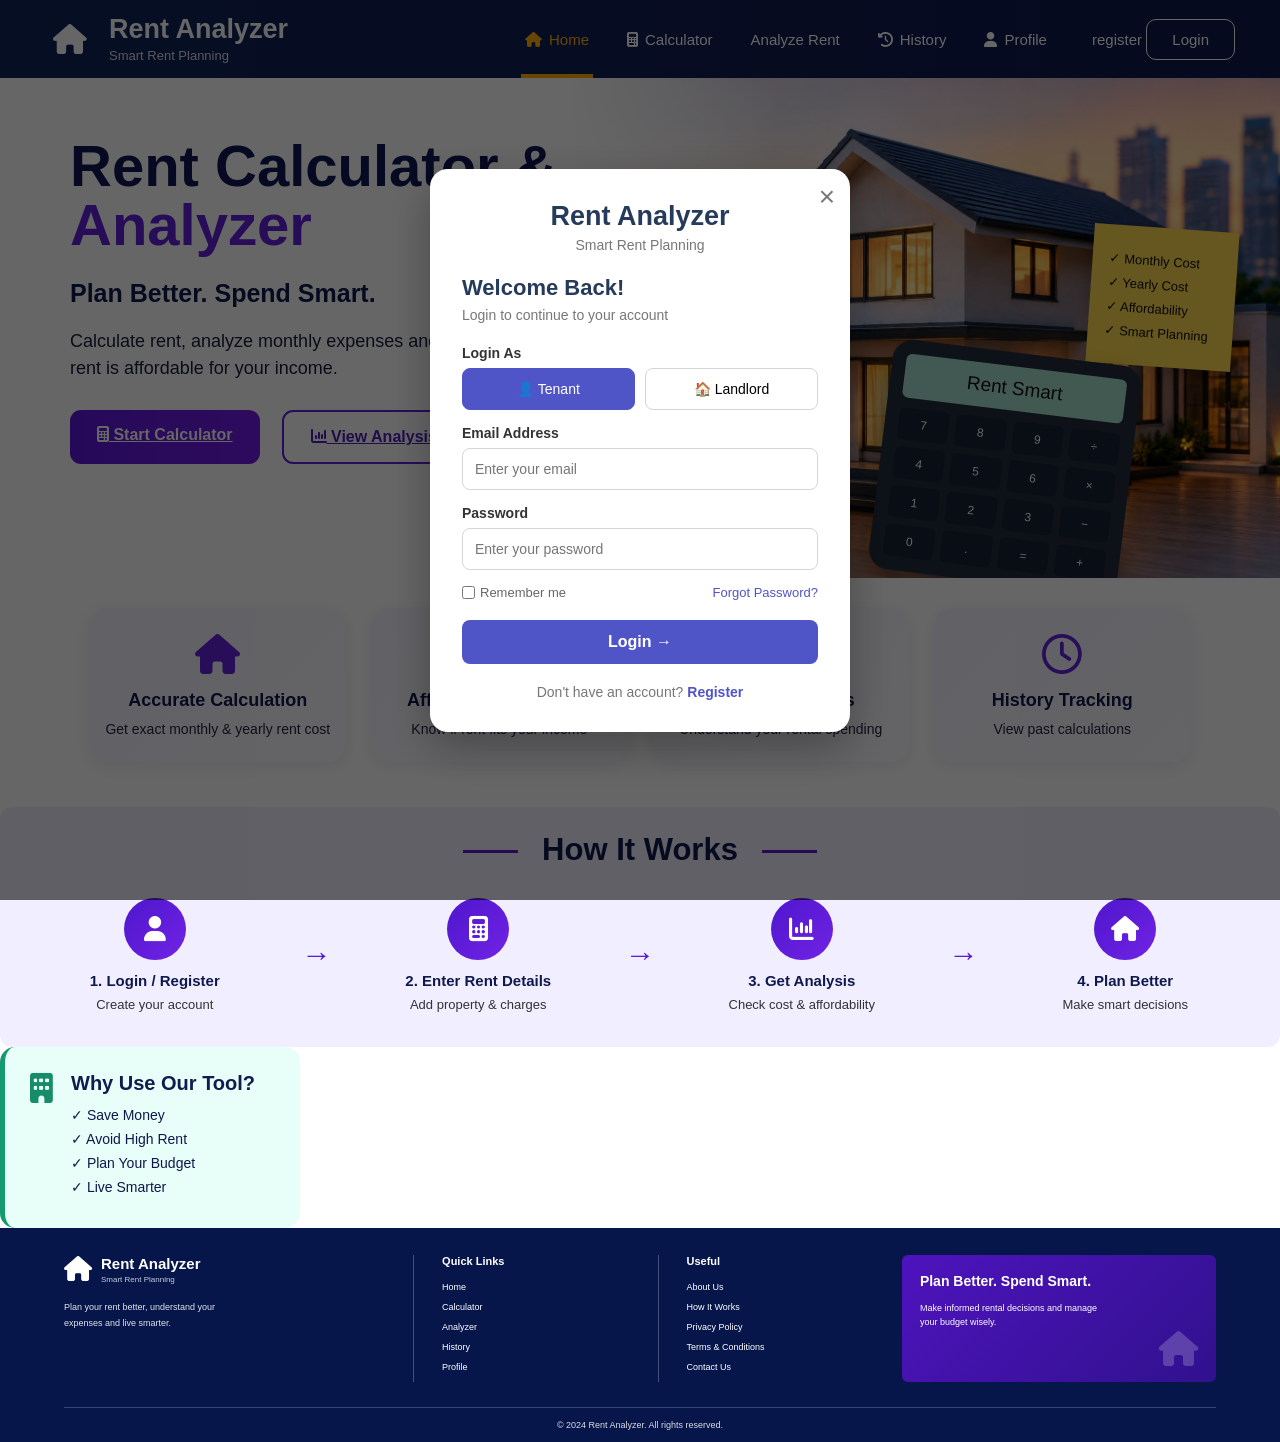
<file: index.html>
<!DOCTYPE html>
<html lang="en">
<head>
    <meta charset="UTF-8">
    <meta name="viewport" content="width=device-width, initial-scale=1.0">

    <title>Rent Analyzer - Smart Rent Planning</title>

    <link rel="stylesheet" href="style.css">

    <!-- Icons -->
    <link rel="stylesheet"
          href="https://cdnjs.cloudflare.com/ajax/libs/font-awesome/6.5.2/css/all.min.css">
</head>

<body>

<!-- ================= NAVBAR ================= -->

<header class="navbar">

    <div class="logo-section">
        <div class="logo">
            <i class="fa-solid fa-house"></i>
        </div>

        <div>
            <h2>Rent Analyzer</h2>
            <span>Smart Rent Planning</span>
        </div>
    </div>

    <nav>
        
        <a href="index.html" class="active">
            <i class="fa-solid fa-house"></i> Home
        </a>

        <a href="calculator.html">
            <i class="fa-solid fa-calculator"></i>
             Calculator
</a>

       <a href="analyzer.html" class="btn">
    Analyze Rent
</a>

        <a href="history.html">
            <i class="fa-solid fa-clock-rotate-left"></i> History
        </a>

        <a href="profile.html">
            <i class="fa-solid fa-user"></i> Profile
        </a>
        <a href="register.html" class="menu-item">
                <i data-lucide="register"></i>
                register
            </a>
    </nav>

    <div class="auth-buttons">

    <button class="login"
            onclick="window.location.href='login.html'">
        Login
    </button>

    

</div>

</header>


<!-- ================= HERO SECTION ================= -->

<section class="hero">

    <div class="hero-content">

        <h1>
            Rent Calculator &
            <span>Analyzer</span>
        </h1>

        <h3>Plan Better. Spend Smart.</h3>

        <p>
            Calculate rent, analyze monthly expenses and
            check if the rent is affordable for your income.
        </p>

        <div class="hero-buttons">
    <a href="calculator.html" class="primary-btn">
        <i class="fa-solid fa-calculator"></i>
        Start Calculator
    </a>

    <a href="analyzer.html" class="secondary-btn">
        <i class="fa-solid fa-chart-column"></i>
        View Analysis
    </a>
</div>

    </div>

    <div class="hero-image">

        <img src="house.jpeg" alt="House">

        <div class="note">

            <p>✓ Monthly Cost</p>
            <p>✓ Yearly Cost</p>
            <p>✓ Affordability</p>
            <p>✓ Smart Planning</p>

        </div>

        <div class="calculator-image">

            <div class="display">
                Rent Smart
            </div>

            <div class="keys">
                <span>7</span>
                <span>8</span>
                <span>9</span>
                <span>÷</span>

                <span>4</span>
                <span>5</span>
                <span>6</span>
                <span>×</span>

                <span>1</span>
                <span>2</span>
                <span>3</span>
                <span>−</span>

                <span>0</span>
                <span>.</span>
                <span>=</span>
                <span>+</span>
            </div>

        </div>

    </div>

</section>


<!-- ================= FEATURES ================= -->

<section class="features">

    <div class="feature-card">

        <div class="feature-icon">
            <i class="fa-solid fa-house"></i>
        </div>

        <h3>Accurate Calculation</h3>

        <p>
            Get exact monthly & yearly rent cost
        </p>

    </div>


    <div class="feature-card">

        <div class="feature-icon">
            <i class="fa-solid fa-scale-balanced"></i>
        </div>

        <h3>Affordability Analysis</h3>

        <p>
            Know if rent fits your income
        </p>

    </div>


    <div class="feature-card">

        <div class="feature-icon">
            <i class="fa-solid fa-chart-simple"></i>
        </div>

        <h3>Expense Insights</h3>

        <p>
            Understand your rental spending
        </p>

    </div>


    <div class="feature-card">

        <div class="feature-icon">
            <i class="fa-regular fa-clock"></i>
        </div>

        <h3>History Tracking</h3>

        <p>
            View past calculations
        </p>

    </div>

</section>


<!-- ================= HOW IT WORKS ================= -->

<section class="how-section">

    <h2>
        <span></span>
        How It Works
        <span></span>
    </h2>

    <div class="steps">

        <div class="step">

            <div class="step-icon">
                <i class="fa-solid fa-user"></i>
            </div>

            <h3>1. Login / Register</h3>

            <p>Create your account</p>

        </div>


        <div class="arrow">
            →
        </div>


        <div class="step">

            <div class="step-icon">
                <i class="fa-solid fa-calculator"></i>
            </div>

            <h3>2. Enter Rent Details</h3>

            <p>Add property & charges</p>

        </div>


        <div class="arrow">
            →
        </div>


        <div class="step">

            <div class="step-icon">
                <i class="fa-solid fa-chart-column"></i>
            </div>

            <h3>3. Get Analysis</h3>

            <p>Check cost & affordability</p>

        </div>


        <div class="arrow">
            →
        </div>


        <div class="step">

            <div class="step-icon">
                <i class="fa-solid fa-house"></i>
            </div>

            <h3>4. Plan Better</h3>

            <p>Make smart decisions</p>

        </div>

    </div>

</section>


<!-- ================= WHY USE ================= -->

<section class="why-section">

    <div class="why-content">

        <div class="why-icon">
            <i class="fa-solid fa-building"></i>
        </div>

<section class="why-use">
       <h2>Why Use Our Tool?</h2>
       <p>✓ Save Money</p>
       <p>✓ Avoid High Rent</p>
       <p>✓ Plan Your Budget</p>
       <p>✓ Live Smarter</p>
</section>

    </div>

</section>


<!-- ================= JAVASCRIPT ================= -->

<script>

function startCalculator() {

    alert("Welcome to Rent Calculator!");

}

function viewAnalysis() {

    alert("Rent Analysis section will open here.");

}

</script>

<footer class="footer">

    <div class="footer-container">

        <div class="footer-about">

            <div class="footer-brand">

                <div class="footer-house">
                    <i class="fa-solid fa-house"></i>
                </div>

                <div>

                    <h3>Rent Analyzer</h3>

                    <p>Smart Rent Planning</p>

                </div>

            </div>

            <span>
                Plan your rent better, understand
                your expenses and live smarter.
            </span>

        </div>


        <div class="footer-column">

            <h4>Quick Links</h4>

            <a href="index.html">Home</a>

            <a href="calculator.html">Calculator</a>

            <a href="analyzer.html">Analyzer</a>

            <a href="history.html">History</a>

            <a href="profile.html">Profile</a>

        </div>


        <div class="footer-column">

            <h4>Useful</h4>

            <a href="#">About Us</a>

            <a href="#">How It Works</a>

            <a href="#">Privacy Policy</a>

            <a href="#">Terms & Conditions</a>

            <a href="#">Contact Us</a>

        </div>


        <div class="plan-box">

            <h3>
                Plan Better. Spend Smart.
            </h3>

            <p>
                Make informed rental decisions
                and manage your budget wisely.
            </p>

            <i class="fa-solid fa-house plan-icon"></i>

        </div>

    </div>


    <div class="copyright">

        © 2024 Rent Analyzer. All rights reserved.

    </div>

</footer>


<script>

function calculateRent() {

    /* ==============================
       GET VALUES FROM INPUTS
    ============================== */

    let rent =
        Number(document.getElementById("monthlyRent").value) || 0;

    let securityDeposit =
        Number(document.getElementById("securityDeposit").value) || 0;

    let brokerage =
        Number(document.getElementById("brokerage").value) || 0;

    let maintenance =
        Number(document.getElementById("maintenance").value) || 0;

    let parking =
        Number(document.getElementById("parking").value) || 0;

    let utilities =
        Number(document.getElementById("utilities").value) || 0;

    let internet =
        Number(document.getElementById("internet").value) || 0;

    let others =
        Number(document.getElementById("others").value) || 0;

    let income =
        Number(document.getElementById("monthlyIncome").value) || 0;


    /* ==============================
       CALCULATE MONTHLY TOTAL
    ============================== */

    let monthlyTotal =
        rent +
        maintenance +
        parking +
        utilities +
        internet +
        others;


    /* ==============================
       YEARLY MONTHLY COST
    ============================== */

    let yearlyTotal =
        monthlyTotal * 12;


    /* ==============================
       RENT PERCENTAGE
    ============================== */

    let percentage = 0;

    if (income > 0) {

        percentage =
            (monthlyTotal / income) * 100;

    }


    /* ==============================
       SHOW RESULT ON CALCULATOR
    ============================== */

    document.getElementById("monthlyResult").innerText =
        "₹" + monthlyTotal.toLocaleString("en-IN");


    document.getElementById("yearlyResult").innerText =
        "₹" + yearlyTotal.toLocaleString("en-IN");


    document.getElementById("percentageResult").innerText =
        percentage.toFixed(1) + "%";


    document.getElementById("resultBox").style.display =
        "block";


    /* =================================================
       SAVE ALL VALUES FOR ANALYZER PAGE
    ================================================= */

    const rentData = {

        monthlyRent: rent,

        securityDeposit: securityDeposit,

        brokerage: brokerage,

        maintenance: maintenance,

        parking: parking,

        utilities: utilities,

        internet: internet,

        others: others,

        monthlyIncome: income,

        monthlyTotal: monthlyTotal,

        yearlyTotal: yearlyTotal,

        percentage: percentage

    };


    /* SAVE DATA */

    localStorage.setItem(
        "rentAnalyzerData",
        JSON.stringify(rentData)
    );


    /* =================================================
       OPEN ANALYZER PAGE
    ================================================= */

    window.location.href = "analyzer.html";

}



function resetCalculator() {

    document
        .querySelectorAll("input")
        .forEach(function(input) {

            input.value = "";

        });


    document.getElementById("resultBox").style.display =
        "none";


    /* Remove old saved data */

    localStorage.removeItem("rentAnalyzerData");

}

</script>

<!-- Login Popup -->
<iframe
    src="popup.html"
    class="login-frame"
    title="Login Popup">
</iframe>
</body>
</html>
</file>
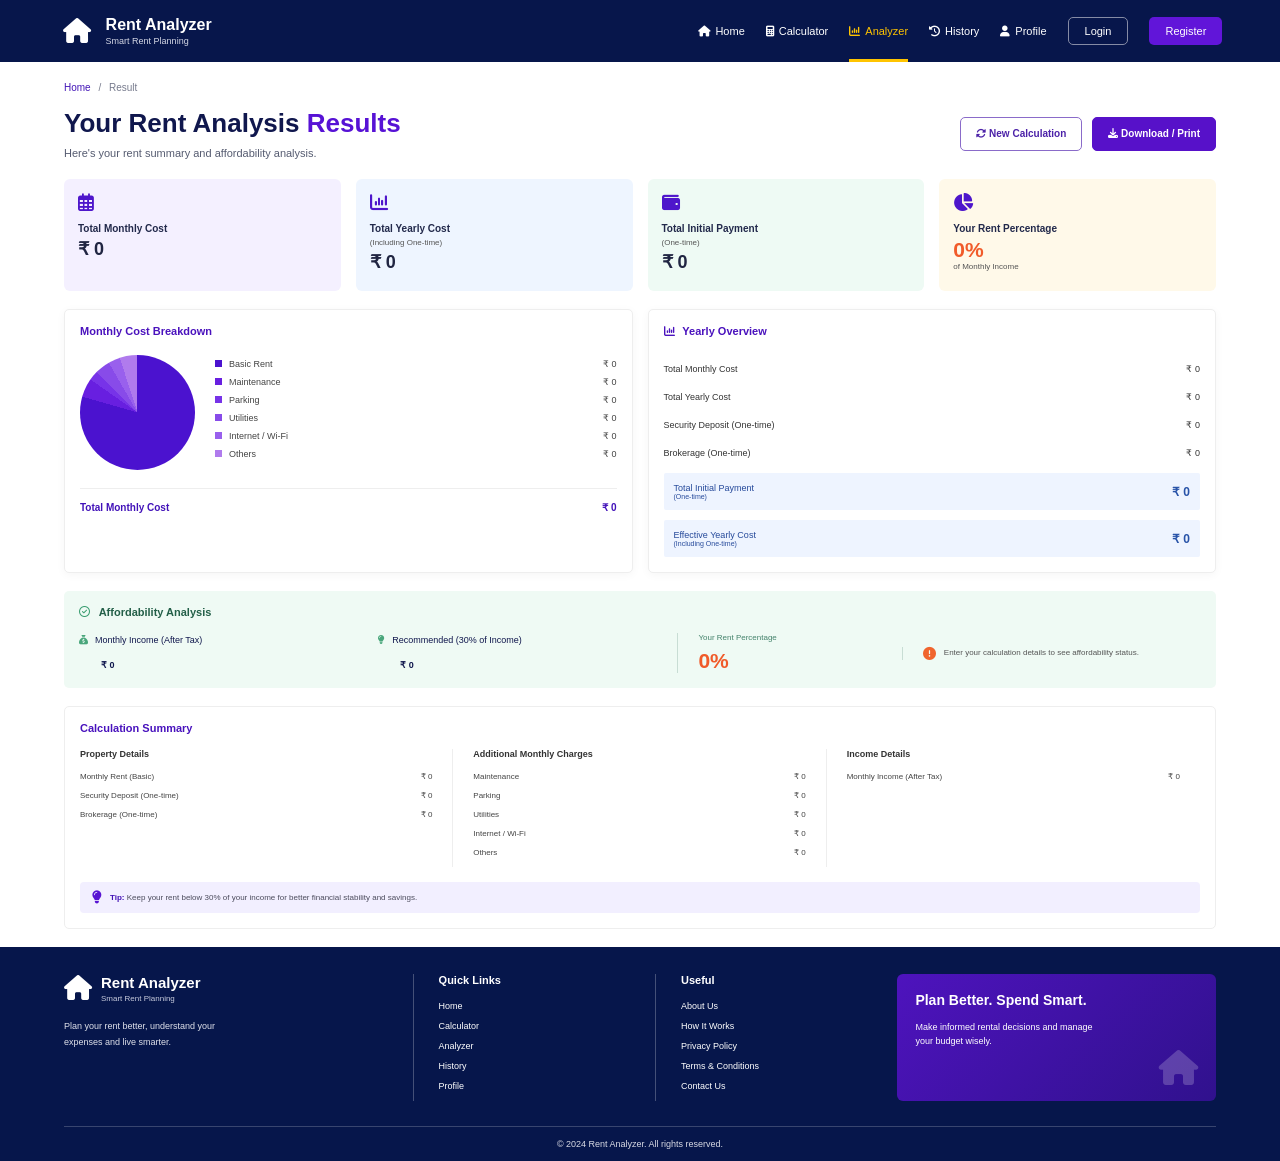
<file: analyzer.html>
<!DOCTYPE html>
<html lang="en">

<head>

    <meta charset="UTF-8">

    <meta name="viewport" content="width=device-width, initial-scale=1.0">

    <title>Rent Analysis Results</title>

    <link rel="stylesheet" href="analyzer.css">

    <!-- Font Awesome -->
    <link rel="stylesheet"
          href="https://cdnjs.cloudflare.com/ajax/libs/font-awesome/6.5.2/css/all.min.css">

</head>


<body>


<!-- =====================================================
                         NAVBAR
===================================================== -->

<nav class="navbar">


    <!-- LOGO -->

    <div class="logo-area">

        <div class="logo-icon">
            <i class="fa-solid fa-house"></i>
        </div>

        <div class="logo-text">

            <h2>Rent Analyzer</h2>

            <p>Smart Rent Planning</p>

        </div>

    </div>



    <!-- NAVIGATION -->

    <div class="nav-links">

        <a href="index.html">
            <i class="fa-solid fa-house"></i>
            Home
        </a>

        <a href="calculator.html">
            <i class="fa-solid fa-calculator"></i>
            Calculator
        </a>

        <a href="analyzer.html" class="active">
            <i class="fa-solid fa-chart-column"></i>
            Analyzer
        </a>

        <a href="history.html">
            <i class="fa-solid fa-clock-rotate-left"></i>
            History
        </a>

        <a href="profile.html">
            <i class="fa-solid fa-user"></i>
            Profile
        </a>

        <a href="login.html" class="login-btn">
            Login
        </a>

        <a href="register.html" class="register-btn">
            Register
        </a>

    </div>

</nav>



<!-- =====================================================
                      MAIN PAGE
===================================================== -->

<main class="result-page">


    <!-- BREADCRUMB -->

    <div class="breadcrumb">

        <a href="index.html">Home</a>

        <span>/</span>

        Result

    </div>



    <!-- =================================================
                      PAGE HEADER
    ================================================== -->

    <div class="result-header">


        <div>

            <h1>
                Your Rent Analysis <span>Results</span>
            </h1>

            <p>
                Here's your rent summary and affordability analysis.
            </p>

        </div>



        <div class="header-buttons">

            <button class="new-button"
                    onclick="window.location.href='calculator.html'">

                <i class="fa-solid fa-rotate"></i>

                New Calculation

            </button>


            <button class="download-button"
                    onclick="window.print()">

                <i class="fa-solid fa-download"></i>

                Download / Print

            </button>

        </div>

    </div>



    <!-- =================================================
                    SUMMARY CARDS
    ================================================== -->

    <div class="summary-cards">


        <!-- CARD 1 -->

        <div class="summary-card purple">

            <div class="card-icon">
                <i class="fa-regular fa-calendar-days"></i>
            </div>

            <h4>Total Monthly Cost</h4>

            <h2 id="totalMonthlyCost">
                ₹ 0
            </h2>

        </div>



        <!-- CARD 2 -->

        <div class="summary-card blue">

            <div class="card-icon">
                <i class="fa-solid fa-chart-column"></i>
            </div>

            <h4>Total Yearly Cost</h4>

            <p>(Including One-time)</p>

            <h2 id="totalYearlyCost">
                ₹ 0
            </h2>

        </div>



        <!-- CARD 3 -->

        <div class="summary-card green">

            <div class="card-icon">
                <i class="fa-solid fa-wallet"></i>
            </div>

            <h4>Total Initial Payment</h4>

            <p>(One-time)</p>

            <h2 id="totalInitialPayment">
                ₹ 0
            </h2>

        </div>



        <!-- CARD 4 -->

        <div class="summary-card yellow">

            <div class="card-icon">
                <i class="fa-solid fa-chart-pie"></i>
            </div>

            <h4>Your Rent Percentage</h4>

            <h2 class="percentage" id="rentPercentage">
                0%
            </h2>

            <p>of Monthly Income</p>

        </div>

    </div>



    <!-- =================================================
                  BREAKDOWN + YEARLY OVERVIEW
    ================================================== -->

    <div class="analysis-grid">


        <!-- =================================================
                      MONTHLY BREAKDOWN
        ================================================== -->

        <div class="analysis-card">


            <h3>
                Monthly Cost Breakdown
            </h3>


            <div class="breakdown-content">


                <!-- PIE CHART -->

                <div class="pie-chart"></div>



                <!-- LEGEND -->

                <div class="legend">


                    <div>

                        <span class="dot d1"></span>

                        Basic Rent

                        <b id="basicRent">
                            ₹ 0
                        </b>

                    </div>


                    <div>

                        <span class="dot d2"></span>

                        Maintenance

                        <b id="maintenance">
                            ₹ 0
                        </b>

                    </div>


                    <div>

                        <span class="dot d3"></span>

                        Parking

                        <b id="parking">
                            ₹ 0
                        </b>

                    </div>


                    <div>

                        <span class="dot d4"></span>

                        Utilities

                        <b id="utilities">
                            ₹ 0
                        </b>

                    </div>


                    <div>

                        <span class="dot d5"></span>

                        Internet / Wi-Fi

                        <b id="internet">
                            ₹ 0
                        </b>

                    </div>


                    <div>

                        <span class="dot d6"></span>

                        Others

                        <b id="others">
                            ₹ 0
                        </b>

                    </div>


                </div>

            </div>



            <div class="total-line">

                <strong>Total Monthly Cost</strong>

                <strong id="breakdownTotal">
                    ₹ 0
                </strong>

            </div>

        </div>



        <!-- =================================================
                       YEARLY OVERVIEW
        ================================================== -->

        <div class="analysis-card">


            <h3>

                <i class="fa-solid fa-chart-column"></i>

                Yearly Overview

            </h3>



            <div class="overview-row">

                <span>Total Monthly Cost</span>

                <strong id="overviewMonthly">
                    ₹ 0
                </strong>

            </div>


            <div class="overview-row">

                <span>Total Yearly Cost</span>

                <strong id="overviewYearly">
                    ₹ 0
                </strong>

            </div>


            <div class="overview-row">

                <span>Security Deposit (One-time)</span>

                <strong id="overviewDeposit">
                    ₹ 0
                </strong>

            </div>


            <div class="overview-row">

                <span>Brokerage (One-time)</span>

                <strong id="overviewBrokerage">
                    ₹ 0
                </strong>

            </div>



            <div class="highlight-row">

                <span>

                    Total Initial Payment

                    <small>(One-time)</small>

                </span>

                <strong id="overviewInitial">
                    ₹ 0
                </strong>

            </div>



            <div class="highlight-row yearly">

                <span>

                    Effective Yearly Cost

                    <small>
                        (Including One-time)
                    </small>

                </span>

                <strong id="effectiveYearly">
                    ₹ 0
                </strong>

            </div>

        </div>

    </div>



    <!-- =================================================
                   AFFORDABILITY ANALYSIS
    ================================================== -->

    <div class="affordability-card">


        <h3>

            <i class="fa-regular fa-circle-check"></i>

            Affordability Analysis

        </h3>



        <div class="affordability-content">


            <!-- INCOME -->

            <div class="affordability-item">

                <div>

                    <i class="fa-solid fa-sack-dollar"></i>

                    <span>
                        Monthly Income (After Tax)
                    </span>

                </div>

                <strong id="incomeAmount">
                    ₹ 0
                </strong>

            </div>



            <!-- RECOMMENDED -->

            <div class="affordability-item">

                <div>

                    <i class="fa-solid fa-lightbulb"></i>

                    <span>
                        Recommended (30% of Income)
                    </span>

                </div>

                <strong id="recommendedAmount">
                    ₹ 0
                </strong>

            </div>



            <!-- PERCENTAGE -->

            <div class="affordability-percentage">

                <span>
                    Your Rent Percentage
                </span>

                <strong id="affordabilityPercentage">
                    0%
                </strong>

            </div>



            <!-- WARNING -->

            <div class="warning" id="warningBox">

                <i class="fa-solid fa-circle-exclamation"></i>

                <p id="warningText">

                    Enter your calculation details to see
                    affordability status.

                </p>

            </div>

        </div>

    </div>



    <!-- =================================================
                    CALCULATION SUMMARY
    ================================================== -->

    <div class="calculation-summary">


        <h3>
            Calculation Summary
        </h3>



        <div class="summary-columns">


            <!-- PROPERTY DETAILS -->

            <div class="summary-column">

                <h4>Property Details</h4>

                <div>

                    <span>
                        Monthly Rent (Basic)
                    </span>

                    <strong id="summaryRent">
                        ₹ 0
                    </strong>

                </div>


                <div>

                    <span>
                        Security Deposit (One-time)
                    </span>

                    <strong id="summaryDeposit">
                        ₹ 0
                    </strong>

                </div>


                <div>

                    <span>
                        Brokerage (One-time)
                    </span>

                    <strong id="summaryBrokerage">
                        ₹ 0
                    </strong>

                </div>

            </div>



            <!-- ADDITIONAL CHARGES -->

            <div class="summary-column">

                <h4>
                    Additional Monthly Charges
                </h4>

                <div>

                    <span>Maintenance</span>

                    <strong id="summaryMaintenance">
                        ₹ 0
                    </strong>

                </div>


                <div>

                    <span>Parking</span>

                    <strong id="summaryParking">
                        ₹ 0
                    </strong>

                </div>


                <div>

                    <span>Utilities</span>

                    <strong id="summaryUtilities">
                        ₹ 0
                    </strong>

                </div>


                <div>

                    <span>Internet / Wi-Fi</span>

                    <strong id="summaryInternet">
                        ₹ 0
                    </strong>

                </div>


                <div>

                    <span>Others</span>

                    <strong id="summaryOthers">
                        ₹ 0
                    </strong>

                </div>

            </div>



            <!-- INCOME -->

            <div class="summary-column">

                <h4>
                    Income Details
                </h4>

                <div>

                    <span>
                        Monthly Income (After Tax)
                    </span>

                    <strong id="summaryIncome">
                        ₹ 0
                    </strong>

                </div>

            </div>

        </div>



        <!-- TIP -->

        <div class="summary-tip">

            <i class="fa-solid fa-lightbulb"></i>

            <span>

                <b>Tip:</b>

                Keep your rent below 30% of your income
                for better financial stability and savings.

            </span>

        </div>

    </div>

</main>



<!-- =====================================================
                         FOOTER
===================================================== -->

<footer class="footer">


    <div class="footer-container">


        <!-- ABOUT -->

        <div class="footer-about">

            <div class="footer-brand">

                <div class="footer-house">

                    <i class="fa-solid fa-house"></i>

                </div>

                <div>

                    <h3>Rent Analyzer</h3>

                    <p>Smart Rent Planning</p>

                </div>

            </div>


            <span>

                Plan your rent better, understand
                your expenses and live smarter.

            </span>

        </div>



        <!-- QUICK LINKS -->

        <div class="footer-column">

            <h4>Quick Links</h4>

            <a href="index.html">Home</a>

            <a href="calculator.html">Calculator</a>

            <a href="analyzer.html">Analyzer</a>

            <a href="history.html">History</a>

            <a href="profile.html">Profile</a>

        </div>



        <!-- USEFUL -->

        <div class="footer-column">

            <h4>Useful</h4>

            <a href="#">About Us</a>

            <a href="#">How It Works</a>

            <a href="#">Privacy Policy</a>

            <a href="#">Terms & Conditions</a>

            <a href="#">Contact Us</a>

        </div>



        <!-- PLAN BOX -->

        <div class="plan-box">

            <h3>
                Plan Better. Spend Smart.
            </h3>

            <p>
                Make informed rental decisions
                and manage your budget wisely.
            </p>

            <i class="fa-solid fa-house plan-icon"></i>

        </div>

    </div>



    <!-- COPYRIGHT -->

    <div class="copyright">

        © 2024 Rent Analyzer. All rights reserved.

    </div>

</footer>



<!-- =====================================================
                    JAVASCRIPT
===================================================== -->

<script>

document.addEventListener("DOMContentLoaded", function () {


    /* =================================================
                     GET SAVED DATA
    ================================================= */

    const savedData =
        localStorage.getItem("rentAnalyzerData");


    /* If no data is available */

    if (!savedData) {

        console.log("No calculator data found.");

        return;

    }


    const data =
        JSON.parse(savedData);



    /* =================================================
                     FORMAT MONEY
    ================================================= */

    function money(value) {

        return "₹ " +
            Number(value || 0).toLocaleString("en-IN");

    }



    /* =================================================
                   GET CALCULATOR VALUES
    ================================================= */

    const rent =
        Number(data.monthlyRent) || 0;

    const securityDeposit =
        Number(data.securityDeposit) || 0;

    const brokerage =
        Number(data.brokerage) || 0;

    const maintenanceValue =
        Number(data.maintenance) || 0;

    const parkingValue =
        Number(data.parking) || 0;

    const utilitiesValue =
        Number(data.utilities) || 0;

    const internetValue =
        Number(data.internet) || 0;

    const othersValue =
        Number(data.others) || 0;

    const income =
        Number(data.monthlyIncome) || 0;



    /* =================================================
                     CALCULATIONS
    ================================================= */

    const monthlyTotal =
        rent +
        maintenanceValue +
        parkingValue +
        utilitiesValue +
        internetValue +
        othersValue;


    const yearlyMonthlyCost =
        monthlyTotal * 12;


    const initialPayment =
        securityDeposit +
        brokerage;


    const effectiveYearlyCost =
        yearlyMonthlyCost +
        initialPayment;


    const rentPercentage =
        income > 0
            ? (monthlyTotal / income) * 100
            : 0;


    const recommendedRent =
        income * 0.30;



    /* =================================================
                     SUMMARY CARDS
    ================================================= */

    document.getElementById("totalMonthlyCost").innerText =
        money(monthlyTotal);


    document.getElementById("totalYearlyCost").innerText =
        money(effectiveYearlyCost);


    document.getElementById("totalInitialPayment").innerText =
        money(initialPayment);


    document.getElementById("rentPercentage").innerText =
        rentPercentage.toFixed(1) + "%";



    /* =================================================
                  MONTHLY BREAKDOWN
    ================================================= */

    document.getElementById("basicRent").innerText =
        money(rent);


    document.getElementById("maintenance").innerText =
        money(maintenanceValue);


    document.getElementById("parking").innerText =
        money(parkingValue);


    document.getElementById("utilities").innerText =
        money(utilitiesValue);


    document.getElementById("internet").innerText =
        money(internetValue);


    document.getElementById("others").innerText =
        money(othersValue);


    document.getElementById("breakdownTotal").innerText =
        money(monthlyTotal);



    /* =================================================
                    YEARLY OVERVIEW
    ================================================= */

    document.getElementById("overviewMonthly").innerText =
        money(monthlyTotal);


    document.getElementById("overviewYearly").innerText =
        money(yearlyMonthlyCost);


    document.getElementById("overviewDeposit").innerText =
        money(securityDeposit);


    document.getElementById("overviewBrokerage").innerText =
        money(brokerage);


    document.getElementById("overviewInitial").innerText =
        money(initialPayment);


    document.getElementById("effectiveYearly").innerText =
        money(effectiveYearlyCost);



    /* =================================================
                 AFFORDABILITY ANALYSIS
    ================================================= */

    document.getElementById("incomeAmount").innerText =
        money(income);


    document.getElementById("recommendedAmount").innerText =
        money(recommendedRent);


    document.getElementById("affordabilityPercentage").innerText =
        rentPercentage.toFixed(1) + "%";



    /* =================================================
                       WARNING
    ================================================= */

    const warningText =
        document.getElementById("warningText");


    if (income <= 0) {

        warningText.innerHTML =
            "Monthly income is not entered.";

    }

    else if (rentPercentage <= 30) {

        warningText.innerHTML =
            "Your rent is within the recommended limit.<br>" +
            "Your current rent appears affordable.";

    }

    else {

        warningText.innerHTML =
            "Your rent is above the recommended limit.<br>" +
            "Consider reducing rent or increasing income.";

    }



    /* =================================================
                 CALCULATION SUMMARY
    ================================================= */

    document.getElementById("summaryRent").innerText =
        money(rent);


    document.getElementById("summaryDeposit").innerText =
        money(securityDeposit);


    document.getElementById("summaryBrokerage").innerText =
        money(brokerage);


    document.getElementById("summaryMaintenance").innerText =
        money(maintenanceValue);


    document.getElementById("summaryParking").innerText =
        money(parkingValue);


    document.getElementById("summaryUtilities").innerText =
        money(utilitiesValue);


    document.getElementById("summaryInternet").innerText =
        money(internetValue);


    document.getElementById("summaryOthers").innerText =
        money(othersValue);


    document.getElementById("summaryIncome").innerText =
        money(income);


});

</script>


</body>

</html>
</file>
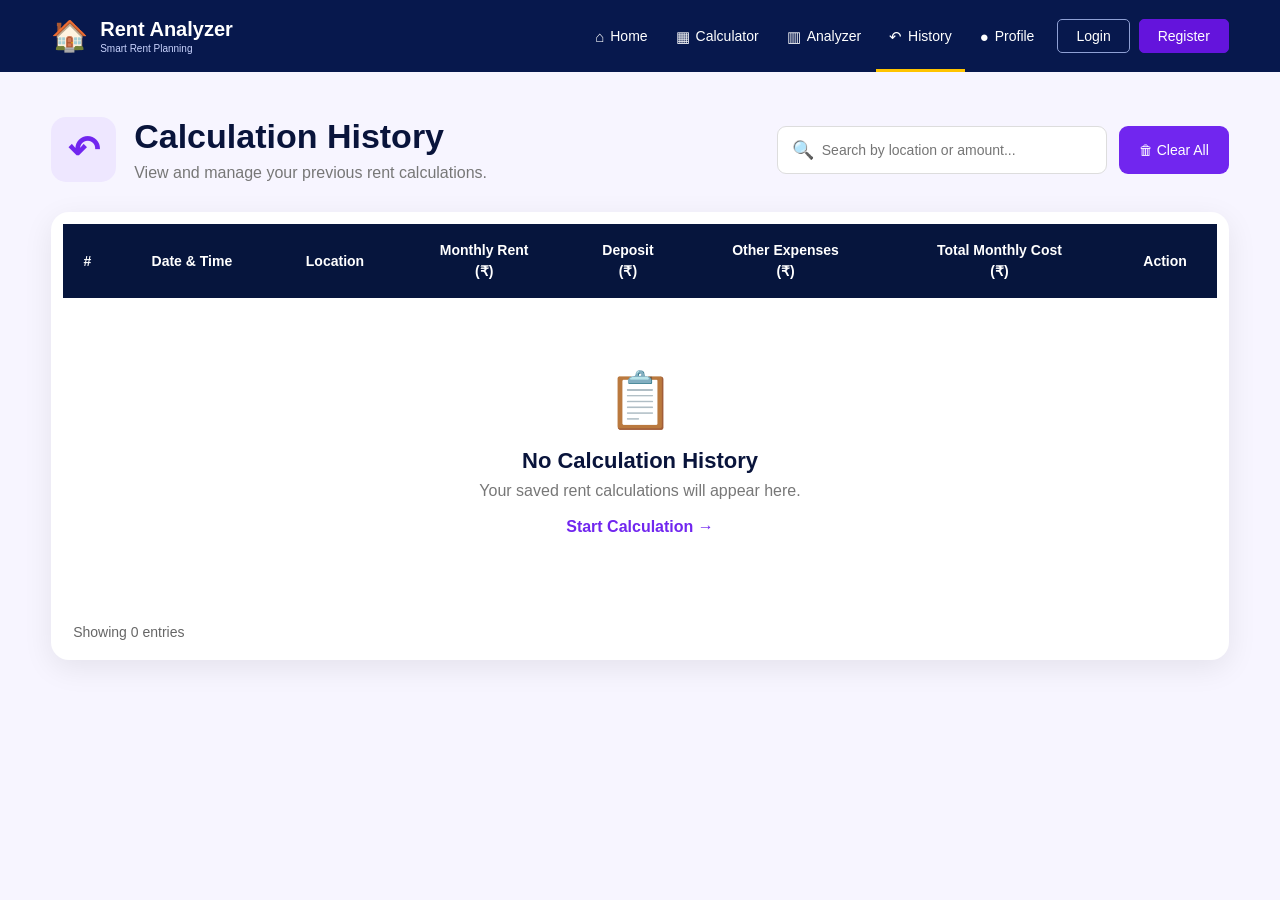
<file: history.html>
<!DOCTYPE html>
<html lang="en">

<head>
    <meta charset="UTF-8">
    <meta name="viewport" content="width=device-width, initial-scale=1.0">

    <title>Rent History</title>

    <link rel="stylesheet" href="history.css">
</head>

<body>

    <!-- ================= NAVBAR ================= -->

    <nav class="navbar">

        <!-- LOGO -->
        <div class="logo">

            <div class="logo-icon">
                🏠
            </div>

            <div class="logo-text">

                <div class="logo-title">
                    Rent Analyzer
                </div>

                <div class="logo-subtitle">
                    Smart Rent Planning
                </div>

            </div>

        </div>


        <!-- NAV LINKS -->
        <div class="nav-links">

            <a href="index.html">
                <span class="nav-icon">⌂</span>
                Home
            </a>

            <a href="calculator.html">
                <span class="nav-icon">▦</span>
                Calculator
            </a>

            <a href="analyzer.html">
                <span class="nav-icon">▥</span>
                Analyzer
            </a>

            <a href="history.html" class="active">
                <span class="nav-icon">↶</span>
                History
            </a>

            <a href="profile.html">
                <span class="nav-icon">●</span>
                Profile
            </a>

            <a href="login.html" class="login-btn">
                Login
            </a>

            <a href="register.html" class="register-btn">
                Register
            </a>

        </div>

    </nav>


    <!-- ================= HISTORY SECTION ================= -->

    <main class="history-container">

        <!-- PAGE HEADER -->

        <div class="page-header">

            <div class="title-area">

                <div class="history-icon">
                    ↶
                </div>

                <div>

                    <h1>Calculation History</h1>

                    <p>
                        View and manage your previous rent calculations.
                    </p>

                </div>

            </div>


            <!-- SEARCH + CLEAR -->

            <div class="top-actions">

                <div class="search-box">

                    <span>🔍</span>

                    <input
                        type="text"
                        id="searchInput"
                        placeholder="Search by location or amount..."
                    >

                </div>

                <button
                    class="clear-btn"
                    onclick="clearAllHistory()"
                >
                    🗑 Clear All
                </button>

            </div>

        </div>


        <!-- ================= HISTORY CARD ================= -->

        <div class="history-card">

            <div class="table-wrapper">

                <table>

                    <thead>

                        <tr>

                            <th>#</th>

                            <th>Date & Time</th>

                            <th>Location</th>

                            <th>Monthly Rent<br>(₹)</th>

                            <th>Deposit<br>(₹)</th>

                            <th>Other Expenses<br>(₹)</th>

                            <th>Total Monthly Cost<br>(₹)</th>

                            <th>Action</th>

                        </tr>

                    </thead>


                    <tbody id="historyTable">

                        <!-- JavaScript will add data here -->

                    </tbody>

                </table>

            </div>


            <!-- EMPTY MESSAGE -->

            <div
                id="emptyMessage"
                class="empty-message"
            >

                <div class="empty-icon">
                    📋
                </div>

                <h2>No Calculation History</h2>

                <p>
                    Your saved rent calculations will appear here.
                </p>

                <a href="calculator.html">
                    Start Calculation →
                </a>

            </div>


            <!-- BOTTOM -->

            <div class="table-bottom">

                <span id="entryCount">
                    Showing 0 entries
                </span>

            </div>

        </div>

    </main>


    <!-- ================= VIEW MODAL ================= -->

    <div
        id="viewModal"
        class="modal"
    >

        <div class="modal-content">

            <button
                class="close-btn"
                onclick="closeModal()"
            >
                ×
            </button>

            <h2>Calculation Details</h2>

            <div class="details">

                <div>
                    <span>Location</span>
                    <strong id="viewLocation"></strong>
                </div>

                <div>
                    <span>Date & Time</span>
                    <strong id="viewDate"></strong>
                </div>

                <div>
                    <span>Monthly Rent</span>
                    <strong id="viewRent"></strong>
                </div>

                <div>
                    <span>Security Deposit</span>
                    <strong id="viewDeposit"></strong>
                </div>

                <div>
                    <span>Other Expenses</span>
                    <strong id="viewExpenses"></strong>
                </div>

                <div class="modal-total">
                    <span>Total Monthly Cost</span>
                    <strong id="viewTotal"></strong>
                </div>

            </div>

        </div>

    </div>


    <!-- ================= JAVASCRIPT ================= -->

    <script>

        // Get saved history from localStorage

        let historyData =
            JSON.parse(localStorage.getItem("rentHistory")) || [];


        // Display History

        function displayHistory(data = historyData) {

            const table =
                document.getElementById("historyTable");

            const emptyMessage =
                document.getElementById("emptyMessage");

            const entryCount =
                document.getElementById("entryCount");


            table.innerHTML = "";


            // No data

            if (data.length === 0) {

                emptyMessage.style.display = "block";

                entryCount.innerText =
                    "Showing 0 entries";

                return;
            }


            emptyMessage.style.display = "none";


            // Add rows

            data.forEach((item, index) => {

                const row =
                    document.createElement("tr");


                row.innerHTML = `

                    <td>${index + 1}</td>

                    <td>${item.date}</td>

                    <td>
                        <strong>
                            ${item.location}
                        </strong>
                    </td>

                    <td>
                        ₹${formatNumber(item.rent)}
                    </td>

                    <td>
                        ₹${formatNumber(item.deposit)}
                    </td>

                    <td>
                        ₹${formatNumber(item.expenses)}
                    </td>

                    <td class="total-cost">
                        ₹${formatNumber(item.total)}
                    </td>

                    <td>

                        <button
                            class="view-btn"
                            onclick="viewCalculation(${item.id})"
                        >
                            👁 View
                        </button>

                        <button
                            class="delete-btn"
                            onclick="deleteCalculation(${item.id})"
                        >
                            🗑 Delete
                        </button>

                    </td>
                `;


                table.appendChild(row);

            });


            entryCount.innerText =
                `Showing ${data.length} entries`;

        }


        // Format Indian currency

        function formatNumber(number) {

            return Number(number).toLocaleString("en-IN");

        }


        // Delete one calculation

        function deleteCalculation(id) {

            const confirmDelete =
                confirm(
                    "Are you sure you want to delete this calculation?"
                );


            if (!confirmDelete) {
                return;
            }


            historyData =
                historyData.filter(
                    item => item.id !== id
                );


            localStorage.setItem(
                "rentHistory",
                JSON.stringify(historyData)
            );


            displayHistory();

        }


        // Clear all history

        function clearAllHistory() {

            if (historyData.length === 0) {

                alert("There is no history to clear.");

                return;
            }


            const confirmClear =
                confirm(
                    "Are you sure you want to delete ALL calculation history?"
                );


            if (!confirmClear) {
                return;
            }


            historyData = [];


            localStorage.removeItem(
                "rentHistory"
            );


            displayHistory();


            alert(
                "All calculation history has been deleted."
            );

        }


        // View calculation

        function viewCalculation(id) {

            const item =
                historyData.find(
                    data => data.id === id
                );


            if (!item) {
                return;
            }


            document.getElementById(
                "viewLocation"
            ).innerText =
                item.location;


            document.getElementById(
                "viewDate"
            ).innerText =
                item.date;


            document.getElementById(
                "viewRent"
            ).innerText =
                "₹" + formatNumber(item.rent);


            document.getElementById(
                "viewDeposit"
            ).innerText =
                "₹" + formatNumber(item.deposit);


            document.getElementById(
                "viewExpenses"
            ).innerText =
                "₹" + formatNumber(item.expenses);


            document.getElementById(
                "viewTotal"
            ).innerText =
                "₹" + formatNumber(item.total);


            document.getElementById(
                "viewModal"
            ).style.display = "flex";

        }


        // Close modal

        function closeModal() {

            document.getElementById(
                "viewModal"
            ).style.display = "none";

        }


        // Search

        document.getElementById(
            "searchInput"
        ).addEventListener(
            "input",
            function () {

                const searchValue =
                    this.value.toLowerCase();


                const filteredData =
                    historyData.filter(item =>

                        item.location
                            .toLowerCase()
                            .includes(searchValue)

                        ||

                        String(item.rent)
                            .includes(searchValue)

                        ||

                        String(item.total)
                            .includes(searchValue)

                    );


                displayHistory(filteredData);

            }
        );


        // Close modal by clicking outside

        window.addEventListener(
            "click",
            function(event) {

                const modal =
                    document.getElementById(
                        "viewModal"
                    );


                if (event.target === modal) {

                    closeModal();

                }

            }
        );


        // Display when page loads

        displayHistory();

    </script>

</body>

</html>
</file>
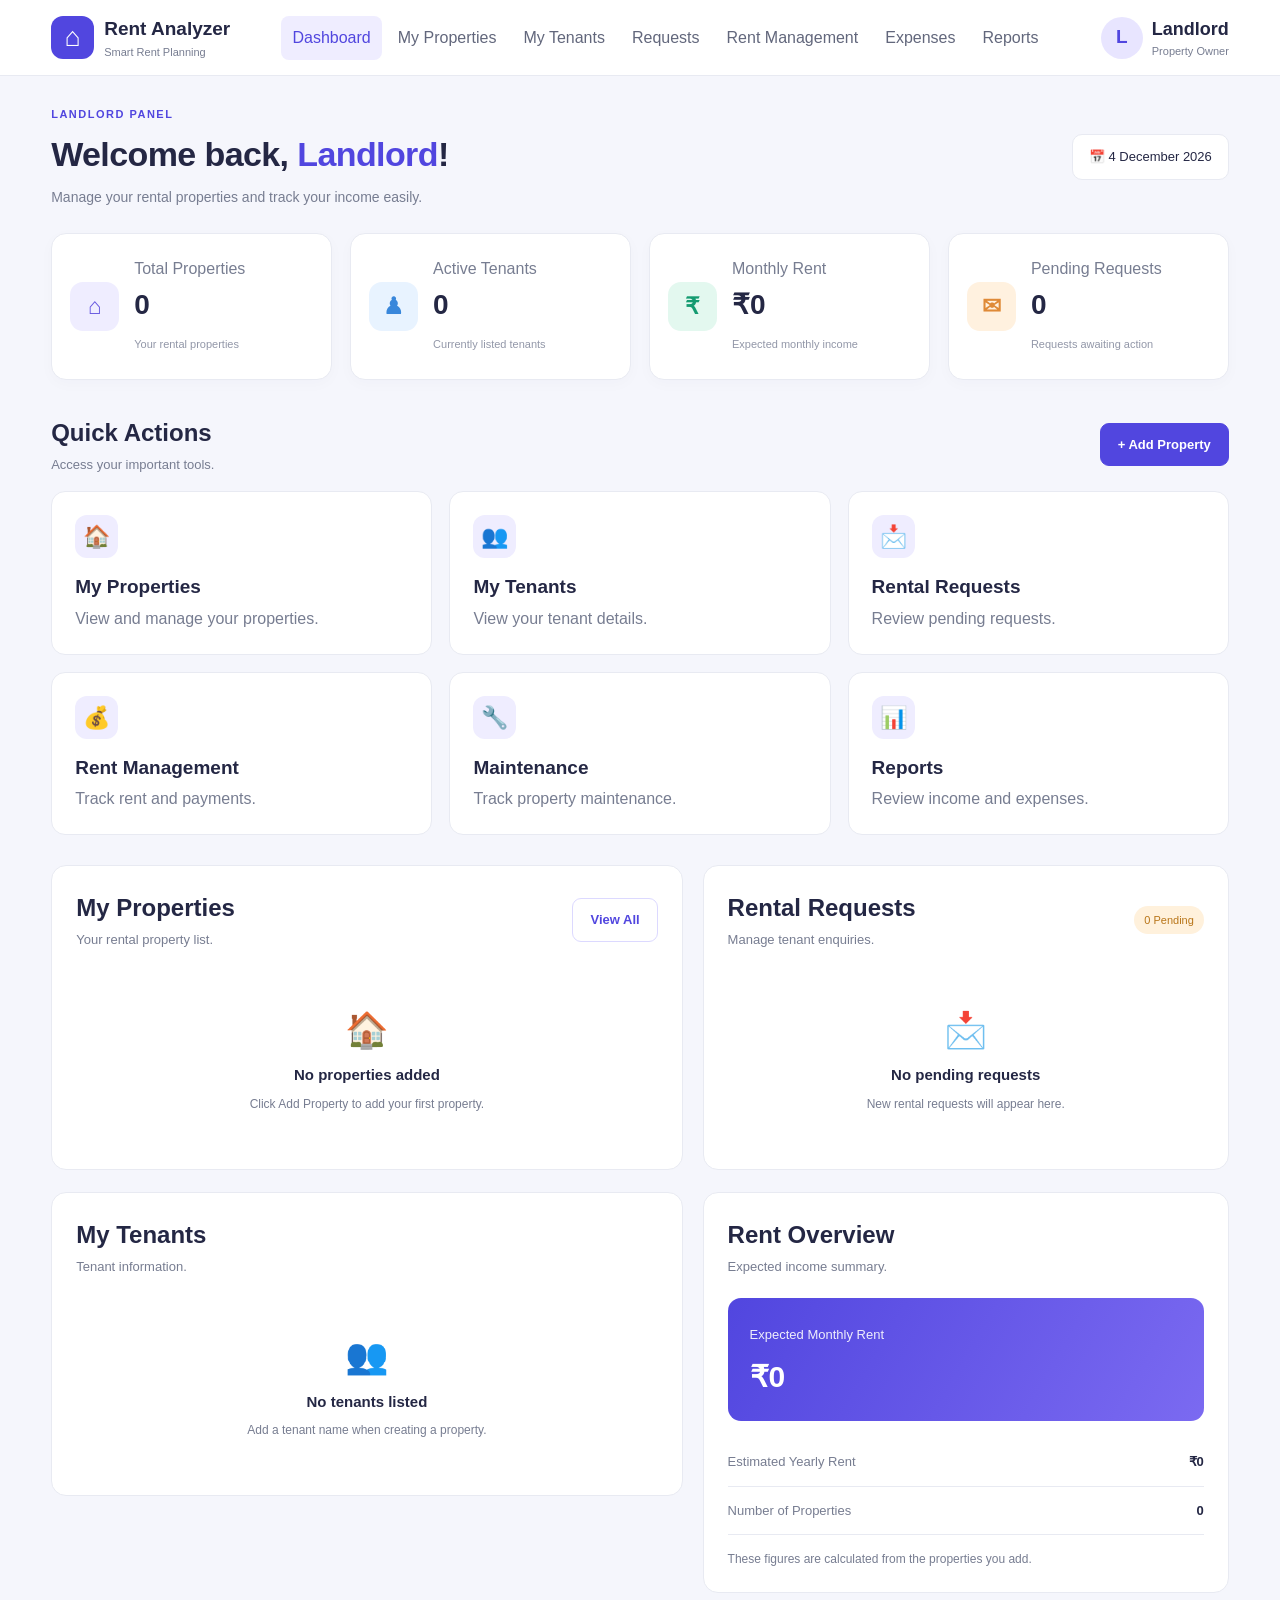
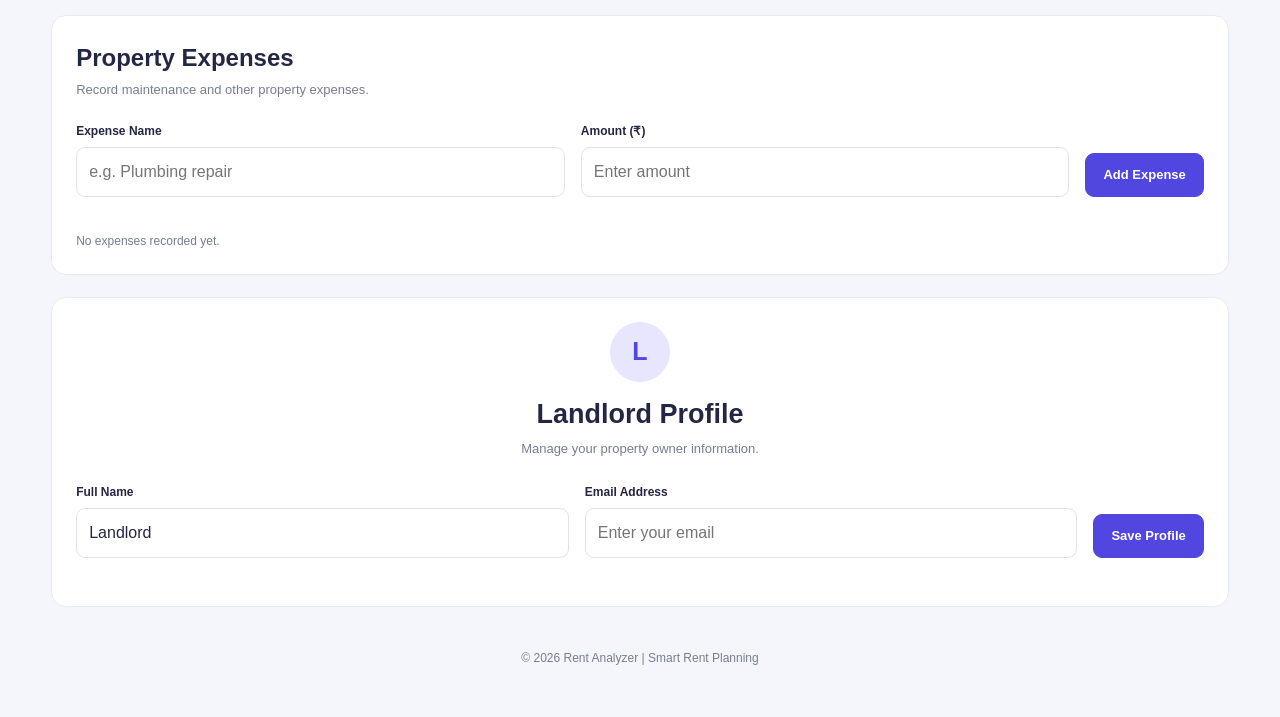
<file: landlord-dashboard.html>
<!DOCTYPE html>
<html lang="en">
<head>
    <meta charset="UTF-8">
    <meta name="viewport" content="width=device-width, initial-scale=1.0">
    <title>Landlord Dashboard | Rent Analyzer</title>
    <link rel="stylesheet" href="landlord-dashboard.css">
    <script src="landlord-dashboard.js" defer></script>
</head>
<body>

<header class="navbar">
    <div class="brand">
        <div class="brand-icon">⌂</div>
        <div>
            <h2>Rent Analyzer</h2>
            <small>Smart Rent Planning</small>
        </div>
    </div>

    <nav>
        <a href="#dashboard" class="active">Dashboard</a>
        <a href="#properties">My Properties</a>
        <a href="#tenants">My Tenants</a>
        <a href="#requests">Requests</a>
        <a href="#rent">Rent Management</a>
        <a href="#expenses">Expenses</a>
        <a href="#reports">Reports</a>
    </nav>

    <div class="user-info">
        <div class="avatar">L</div>
        <div>
            <strong id="navName">Landlord</strong>
            <small>Property Owner</small>
        </div>
    </div>
</header>

<main class="container" id="dashboard">

    <section class="welcome">
        <div>
            <p class="eyebrow">LANDLORD PANEL</p>
            <h1>Welcome back, <span id="welcomeName">Landlord</span>!</h1>
            <p>Manage your rental properties and track your income easily.</p>
        </div>
        <div class="date-box">
            <span>📅</span>
            <span id="currentDate"></span>
        </div>
    </section>

    <section class="stats-grid">
        <article class="stat-card">
            <div class="stat-icon purple">⌂</div>
            <div>
                <p>Total Properties</p>
                <h2 id="propertyCount">0</h2>
                <small>Your rental properties</small>
            </div>
        </article>

        <article class="stat-card">
            <div class="stat-icon blue">♟</div>
            <div>
                <p>Active Tenants</p>
                <h2 id="tenantCount">0</h2>
                <small>Currently listed tenants</small>
            </div>
        </article>

        <article class="stat-card">
            <div class="stat-icon green">₹</div>
            <div>
                <p>Monthly Rent</p>
                <h2 id="monthlyRent">₹0</h2>
                <small>Expected monthly income</small>
            </div>
        </article>

        <article class="stat-card">
            <div class="stat-icon orange">✉</div>
            <div>
                <p>Pending Requests</p>
                <h2 id="requestCount">0</h2>
                <small>Requests awaiting action</small>
            </div>
        </article>
    </section>

    <section class="section-heading">
        <div>
            <h2>Quick Actions</h2>
            <p>Access your important tools.</p>
        </div>
        <button class="primary-btn" id="addPropertyBtn">+ Add Property</button>
    </section>

    <section class="actions-grid">
        <a class="action-card" href="#properties">
            <span class="action-icon">🏠</span>
            <h3>My Properties</h3>
            <p>View and manage your properties.</p>
        </a>

        <a class="action-card" href="#tenants">
            <span class="action-icon">👥</span>
            <h3>My Tenants</h3>
            <p>View your tenant details.</p>
        </a>

        <a class="action-card" href="#requests">
            <span class="action-icon">📩</span>
            <h3>Rental Requests</h3>
            <p>Review pending requests.</p>
        </a>

        <a class="action-card" href="#rent">
            <span class="action-icon">💰</span>
            <h3>Rent Management</h3>
            <p>Track rent and payments.</p>
        </a>

        <a class="action-card" href="#expenses">
            <span class="action-icon">🔧</span>
            <h3>Maintenance</h3>
            <p>Track property maintenance.</p>
        </a>

        <a class="action-card" href="#reports">
            <span class="action-icon">📊</span>
            <h3>Reports</h3>
            <p>Review income and expenses.</p>
        </a>
    </section>

    <section class="content-grid">
        <article class="panel" id="properties">
            <div class="panel-heading">
                <div>
                    <h2>My Properties</h2>
                    <p>Your rental property list.</p>
                </div>
                <button class="outline-btn" id="viewPropertiesBtn">View All</button>
            </div>

            <div id="propertyList" class="property-list">
                <div class="empty-state">
                    <span>🏠</span>
                    <h3>No properties added</h3>
                    <p>Click Add Property to add your first property.</p>
                </div>
            </div>
        </article>

        <article class="panel" id="requests">
            <div class="panel-heading">
                <div>
                    <h2>Rental Requests</h2>
                    <p>Manage tenant enquiries.</p>
                </div>
                <span class="status pending" id="requestBadge">0 Pending</span>
            </div>

            <div id="requestList" class="request-list">
                <div class="empty-state">
                    <span>📩</span>
                    <h3>No pending requests</h3>
                    <p>New rental requests will appear here.</p>
                </div>
            </div>
        </article>
    </section>

    <section class="content-grid lower-grid">
        <article class="panel" id="tenants">
            <div class="panel-heading">
                <div>
                    <h2>My Tenants</h2>
                    <p>Tenant information.</p>
                </div>
            </div>
            <div id="tenantList" class="tenant-list">
                <div class="empty-state">
                    <span>👥</span>
                    <h3>No tenants listed</h3>
                    <p>Tenant records will appear here when added.</p>
                </div>
            </div>
        </article>

        <article class="panel" id="rent">
            <div class="panel-heading">
                <div>
                    <h2>Rent Overview</h2>
                    <p>Expected income summary.</p>
                </div>
            </div>

            <div class="income-box">
                <span>Expected Monthly Rent</span>
                <h2 id="overviewMonthly">₹0</h2>
            </div>

            <div class="income-row">
                <span>Estimated Yearly Rent</span>
                <strong id="overviewYearly">₹0</strong>
            </div>

            <div class="income-row">
                <span>Number of Properties</span>
                <strong id="overviewProperties">0</strong>
            </div>

            <p class="note">These figures are calculated from the properties you add.</p>
        </article>
    </section>

    <section class="panel expenses-panel" id="expenses">
        <div class="panel-heading">
            <div>
                <h2>Property Expenses</h2>
                <p>Record maintenance and other property expenses.</p>
            </div>
        </div>

        <form id="expenseForm" class="expense-form">
            <div class="field">
                <label for="expenseTitle">Expense Name</label>
                <input id="expenseTitle" type="text"
                       placeholder="e.g. Plumbing repair" required>
            </div>

            <div class="field">
                <label for="expenseAmount">Amount (₹)</label>
                <input id="expenseAmount" type="number"
                       min="1" placeholder="Enter amount" required>
            </div>

            <button type="submit" class="primary-btn">Add Expense</button>
        </form>

        <div id="expenseList" class="expense-list">
            <p class="note">No expenses recorded yet.</p>
        </div>
    </section>

    <section class="panel profile-panel" id="reports">
        <div class="profile-avatar">L</div>
        <h2>Landlord Profile</h2>
        <p>Manage your property owner information.</p>

        <form id="profileForm" class="profile-form">
            <div class="field">
                <label for="landlordName">Full Name</label>
                <input id="landlordName" type="text"
                       placeholder="Enter your name" value="Landlord" required>
            </div>
            <div class="field">
                <label for="landlordEmail">Email Address</label>
                <input id="landlordEmail" type="email"
                       placeholder="Enter your email">
            </div>
            <button type="submit" class="primary-btn">Save Profile</button>
        </form>

        <p class="note" id="profileMessage" aria-live="polite"></p>
    </section>

    <footer>
        <p>© 2026 Rent Analyzer | Smart Rent Planning</p>
    </footer>

</main>

<!-- Add Property Popup -->
<div class="modal" id="propertyModal" hidden>
    <div class="modal-card">
        <div class="modal-heading">
            <div>
                <h2>Add New Property</h2>
                <p>Enter your rental property details.</p>
            </div>
            <button type="button" class="close-btn" id="closeModal"
                    aria-label="Close">×</button>
        </div>

        <form id="propertyForm">
            <div class="field">
                <label for="propertyName">Property Name</label>
                <input id="propertyName" type="text"
                       placeholder="e.g. Green Valley Apartment" required>
            </div>

            <div class="field">
                <label for="propertyLocation">Location</label>
                <input id="propertyLocation" type="text"
                       placeholder="Enter city or area" required>
            </div>

            <div class="field">
                <label for="propertyType">Property Type</label>
                <select id="propertyType" required>
                    <option value="">Select type</option>
                    <option>Apartment</option>
                    <option>Flat</option>
                    <option>House</option>
                    <option>Room</option>
                    <option>Commercial</option>
                </select>
            </div>

            <div class="field">
                <label for="propertyRent">Monthly Rent (₹)</label>
                <input id="propertyRent" type="number"
                       min="1" placeholder="Enter monthly rent" required>
            </div>

            <div class="field">
                <label for="propertyTenant">Tenant Name (optional)</label>
                <input id="propertyTenant" type="text"
                       placeholder="Enter tenant name">
            </div>

            <button type="submit" class="primary-btn full-btn">
                Save Property
            </button>
        </form>
    </div>
</div>

</body>
</html>
</file>
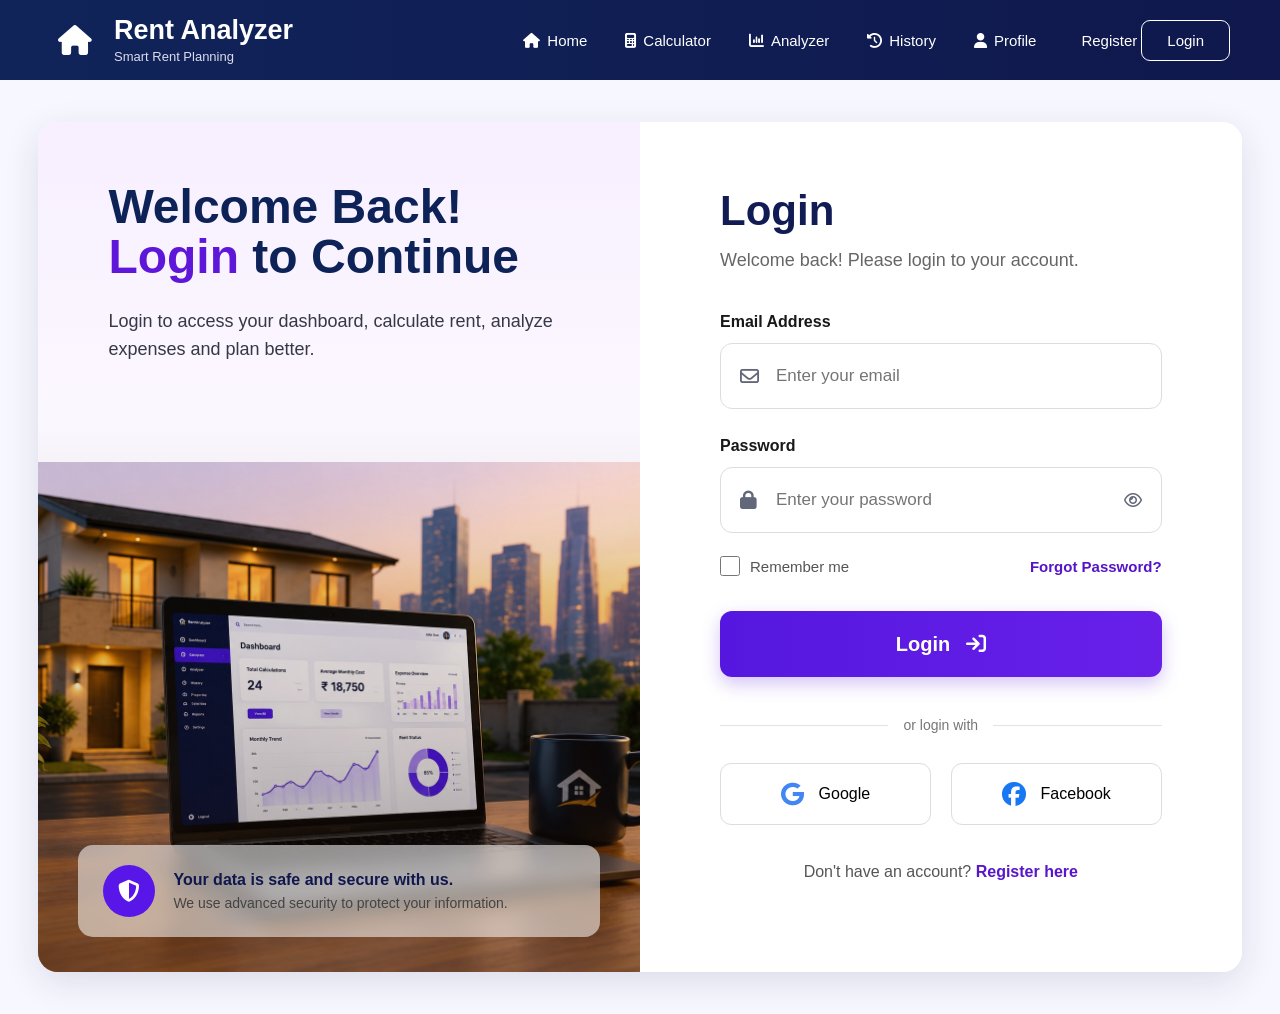
<file: login.html>
<!DOCTYPE html>
<html lang="en">

<head>

    <meta charset="UTF-8">

    <meta name="viewport"
          content="width=device-width, initial-scale=1.0">

    <title>Rent Analyzer - Login</title>

    <link rel="stylesheet" href="login.css">

    <!-- Font Awesome -->
    <link rel="stylesheet"
          href="https://cdnjs.cloudflare.com/ajax/libs/font-awesome/6.5.2/css/all.min.css">

</head>


<body>


<!-- ================= NAVBAR ================= -->

<header class="navbar">

    <div class="logo-section">

        <div class="logo">
            <i class="fa-solid fa-house"></i>
        </div>

        <div>
            <h2>Rent Analyzer</h2>
            <span>Smart Rent Planning</span>
        </div>

    </div>


    <nav>

        <a href="index.html">
            <i class="fa-solid fa-house"></i>
            Home
        </a>

        <a href="calculator.html">
            <i class="fa-solid fa-calculator"></i>
            Calculator
        </a>

       <a href="analyzer.html">
         <i class="fa-solid fa-chart-column"></i> Analyzer
       </a>
        <a href="history.html">
            <i class="fa-solid fa-clock-rotate-left"></i>
            History
        </a>

        <a href="profile.html">
            <i class="fa-solid fa-user"></i>
            Profile
        </a>
        <a href="register.html" class="menu-item">
                <i data-lucide="register"></i>
                Register
            </a>
    </nav>


    <div class="auth-buttons">

        <button class="login">
            Login
        </button>

       

    </div>

</header>



<!-- ================= LOGIN PAGE ================= -->

<section class="login-page">


    <!-- ================= LEFT SIDE ================= -->

    <div class="login-left">

        <div class="welcome-text">

            <h1>
                Welcome Back!
            </h1>

            <h1>
                <span>Login</span> to Continue
            </h1>

            <p>
                Login to access your dashboard, calculate rent,
                analyze expenses and plan better.
            </p>

        </div>


        <!-- Background image -->

        <img src="login.jpeg"
             class="login-house"
             alt="House">


        <!-- Security Box -->

        <div class="security-box">

            <div class="security-icon">

                <i class="fa-solid fa-shield-halved"></i>

            </div>

            <div>

                <h4>
                    Your data is safe and secure with us.
                </h4>

                <p>
                    We use advanced security to protect your information.
                </p>

            </div>

        </div>

    </div>



    <!-- ================= RIGHT SIDE ================= -->

    <div class="login-right">


        <div class="login-form">

            <h2>Login</h2>

            <p class="subtitle">
                Welcome back! Please login to your account.
            </p>


            <!-- Email -->

            <div class="form-group">

                <label>
                    Email Address
                </label>

                <div class="input-box">

                    <i class="fa-regular fa-envelope"></i>

                    <input
                        type="email"
                        id="email"
                        placeholder="Enter your email"
                    >

                </div>

            </div>



            <!-- Password -->

            <div class="form-group">

                <label>
                    Password
                </label>

                <div class="input-box">

                    <i class="fa-solid fa-lock"></i>

                    <input
                        type="password"
                        id="password"
                        placeholder="Enter your password"
                    >

                    <i
                        class="fa-regular fa-eye eye"
                        id="eye"
                        onclick="togglePassword()">
                    </i>

                </div>

            </div>



            <!-- Remember / Forgot -->

            <div class="login-options">

                <label class="remember">

                    <input type="checkbox">

                    Remember me

                </label>


                <a href="#">
                    Forgot Password?
                </a>

            </div>



            <!-- Login Button -->

            <button
                class="login-main-btn"
                onclick="loginUser()">

                Login

                <i class="fa-solid fa-arrow-right-to-bracket"></i>

            </button>



            <!-- Divider -->

            <div class="divider">

                <span>or login with</span>

            </div>



            <!-- Social Login -->

            <div class="social-buttons">

                <button class="social-btn">

                    <i class="fa-brands fa-google google"></i>

                    Google

                </button>


                <button class="social-btn">

                    <i class="fa-brands fa-facebook facebook"></i>

                    Facebook

                </button>

            </div>



            <!-- Register -->

            <p class="register-text">

                Don't have an account?

                <a href="#">
                    Register here
                </a>

            </p>

        </div>

    </div>

</section>



<!-- ================= JAVASCRIPT ================= -->

<script>

function togglePassword() {

    const password =
        document.getElementById("password");

    const eye =
        document.getElementById("eye");


    if (password.type === "password") {

        password.type = "text";

        eye.classList.remove("fa-eye");

        eye.classList.add("fa-eye-slash");

    }

    else {

        password.type = "password";

        eye.classList.remove("fa-eye-slash");

        eye.classList.add("fa-eye");

    }

}



function loginUser() {

    const email =
        document.getElementById("email").value;

    const password =
        document.getElementById("password").value;


    if (email === "" || password === "") {

        alert("Please enter Email and Password.");

        return;

    }


    alert("Login Successful!");

}

</script>


</body>

</html>
</file>
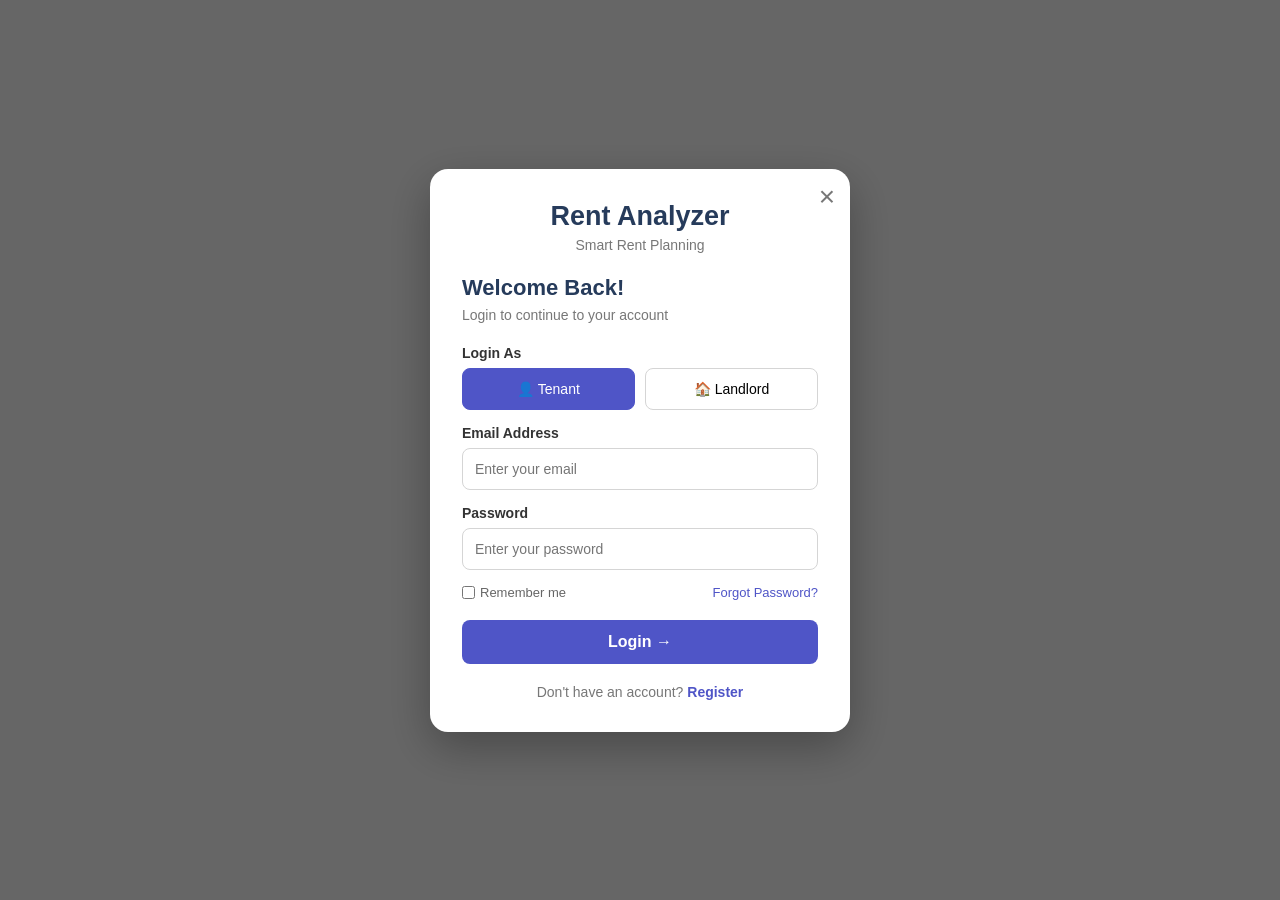
<file: popup.html>
<!DOCTYPE html>
<html lang="en">
<head>
    <meta charset="UTF-8">
    <meta name="viewport" content="width=device-width, initial-scale=1.0">
    <title>Login Popup</title>

    <link rel="stylesheet" href="popup.css">
</head>

<body>

    <!-- Login Popup -->
    <div class="login-overlay">

        <div class="login-popup">

            <!-- Close Button -->
            <button class="close-btn">&times;</button>

            <!-- Header -->
            <div class="login-header">
                <h1>Rent Analyzer</h1>
                <p>Smart Rent Planning</p>
            </div>

            <h2>Welcome Back!</h2>

            <p class="welcome-text">
                Login to continue to your account
            </p>


            <!-- Login As -->
            <label>Login As</label>

            <div class="role-selection">

                <button class="role-btn active">
                    👤 Tenant
                </button>

                <button class="role-btn">
                    🏠 Landlord
                </button>

            </div>


            <!-- Email -->
            <label>Email Address</label>

            <input
                type="email"
                placeholder="Enter your email"
            >


            <!-- Password -->
            <label>Password</label>

            <input
                type="password"
                placeholder="Enter your password"
            >


            <!-- Options -->
            <div class="login-options">

                <label class="remember">
                    <input type="checkbox">
                    Remember me
                </label>

                <a href="#">Forgot Password?</a>

            </div>


            <!-- Login -->
            <button class="login-button">
                Login →
            </button>


            <!-- Register -->
            <p class="register-text">
                Don't have an account?
                <a href="register.html">Register</a>
            </p>

        </div>

    </div>

    <script>
    const roleButtons = document.querySelectorAll(".role-btn");

    roleButtons.forEach(button => {
        button.addEventListener("click", function () {

            // Remove active from all buttons
            roleButtons.forEach(btn => {
                btn.classList.remove("active");
            });

            // Add active to clicked button
            this.classList.add("active");
        });
    });
</script>

<script>
    const loginButton = document.querySelector(".login-button");

    loginButton.addEventListener("click", function () {

        const email = document.querySelector('input[type="email"]').value;
        const password = document.querySelector('input[type="password"]').value;

        const selectedRole = document.querySelector(".role-btn.active").textContent.trim();

        if (email === "" || password === "") {
            alert("Please enter Email and Password.");
            return;
        }

        if (selectedRole.includes("Tenant")) {
            window.parent.location.href = "landlord/tenant-dashboard.html";
        } 
        else {
            window.parent.location.href = "landlord-dashboard.html";
        }

    });
</script>
</body>
</html>
</file>
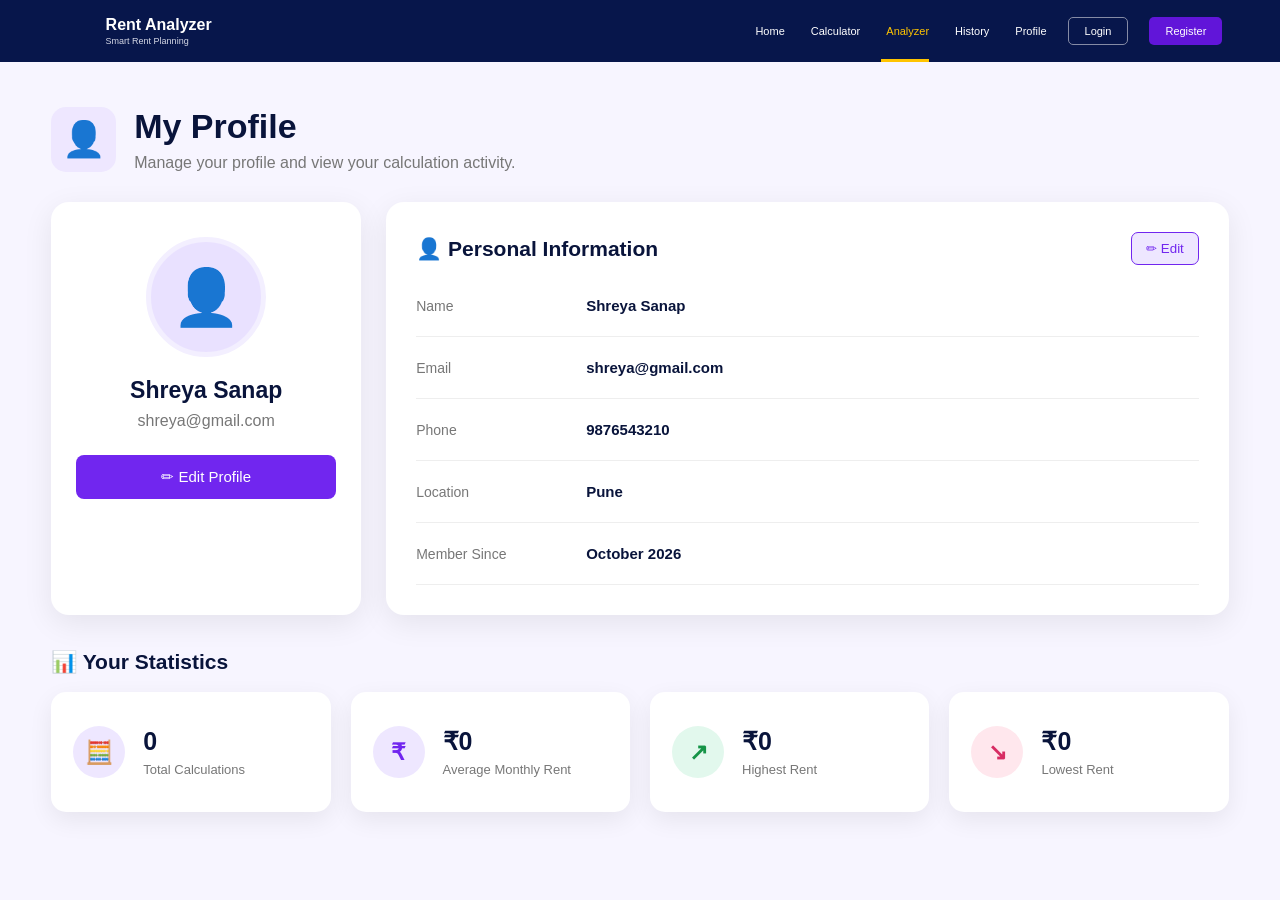
<file: profile.html>
<!DOCTYPE html>
<html lang="en">

<head>

    <meta charset="UTF-8">

    <meta name="viewport"
          content="width=device-width, initial-scale=1.0">

    <title>My Profile - Rent Calculator & Analyser</title>

    <link rel="stylesheet" href="profile.css">

</head>

<body>



<nav class="navbar">


    <!-- LOGO -->

    <div class="logo-area">

        <div class="logo-icon">
            <i class="fa-solid fa-house"></i>
        </div>

        <div class="logo-text">

            <h2>Rent Analyzer</h2>

            <p>Smart Rent Planning</p>

        </div>

    </div>



    <!-- NAVIGATION -->

    <div class="nav-links">

        <a href="index.html">
            <i class="fa-solid fa-house"></i>
            Home
        </a>

        <a href="calculator.html">
            <i class="fa-solid fa-calculator"></i>
            Calculator
        </a>

        <a href="analyzer.html" class="active">
            <i class="fa-solid fa-chart-column"></i>
            Analyzer
        </a>

        <a href="history.html">
            <i class="fa-solid fa-clock-rotate-left"></i>
            History
        </a>

        <a href="profile.html">
            <i class="fa-solid fa-user"></i>
            Profile
        </a>

        <a href="login.html" class="login-btn">
            Login
        </a>

        <a href="register.html" class="register-btn">
            Register
        </a>

    </div>

</nav>



<!-- ================= MAIN ================= -->

<main class="profile-container">


    <!-- PAGE HEADER -->

    <div class="page-header">

        <div class="profile-title-icon">
            👤
        </div>

        <div>

            <h1>
                My Profile
            </h1>

            <p>
                Manage your profile and view your calculation activity.
            </p>

        </div>

    </div>



    <!-- ================= PROFILE AREA ================= -->

    <div class="profile-grid">


        <!-- PROFILE CARD -->

        <div class="profile-card">

            <div class="profile-photo"
                 id="profilePhoto">

                👤

            </div>


            <h2 id="displayName">
                Shreya Sanap
            </h2>


            <p class="profile-email"
               id="displayEmail">

                shreya@gmail.com

            </p>


            <button
                class="edit-profile-btn"
                onclick="enableEdit()">

                ✏ Edit Profile

            </button>

        </div>



        <!-- PERSONAL INFORMATION -->

        <div class="information-card">

            <div class="card-heading">

                <h2>
                    👤 Personal Information
                </h2>

                <button
                    id="editButton"
                    class="small-edit-btn"
                    onclick="enableEdit()">

                    ✏ Edit

                </button>

            </div>


            <!-- NAME -->

            <div class="input-row">

                <label>
                    Name
                </label>

                <input
                    type="text"
                    id="nameInput"
                    value="Shreya Sanap"
                    disabled>

            </div>


            <!-- EMAIL -->

            <div class="input-row">

                <label>
                    Email
                </label>

                <input
                    type="email"
                    id="emailInput"
                    value="shreya@gmail.com"
                    disabled>

            </div>


            <!-- PHONE -->

            <div class="input-row">

                <label>
                    Phone
                </label>

                <input
                    type="tel"
                    id="phoneInput"
                    value="9876543210"
                    disabled>

            </div>


            <!-- LOCATION -->

            <div class="input-row">

                <label>
                    Location
                </label>

                <input
                    type="text"
                    id="locationInput"
                    value="Pune"
                    disabled>

            </div>


            <!-- MEMBER SINCE -->

            <div class="input-row">

                <label>
                    Member Since
                </label>

                <input
                    type="text"
                    id="memberInput"
                    value="October 2026"
                    disabled>

            </div>


            <!-- SAVE / CANCEL -->

            <div
                class="form-buttons"
                id="formButtons">

                <button
                    class="save-btn"
                    onclick="saveProfile()">

                    ✓ Save Changes

                </button>


                <button
                    class="cancel-btn"
                    onclick="cancelEdit()">

                    Cancel

                </button>

            </div>

        </div>

    </div>



    <!-- ================= STATISTICS ================= -->

    <h2 class="statistics-heading">
        📊 Your Statistics
    </h2>


    <div class="statistics-grid">


        <!-- TOTAL -->

        <div class="stat-card">

            <div class="stat-icon purple">
                🧮
            </div>

            <div>

                <h3 id="totalCalculations">
                    0
                </h3>

                <p>
                    Total Calculations
                </p>

            </div>

        </div>



        <!-- AVERAGE -->

        <div class="stat-card">

            <div class="stat-icon purple">
                ₹
            </div>

            <div>

                <h3 id="averageRent">
                    ₹0
                </h3>

                <p>
                    Average Monthly Rent
                </p>

            </div>

        </div>



        <!-- HIGHEST -->

        <div class="stat-card">

            <div class="stat-icon green">
                ↗
            </div>

            <div>

                <h3 id="highestRent">
                    ₹0
                </h3>

                <p>
                    Highest Rent
                </p>

            </div>

        </div>



        <!-- LOWEST -->

        <div class="stat-card">

            <div class="stat-icon pink">
                ↘
            </div>

            <div>

                <h3 id="lowestRent">
                    ₹0
                </h3>

                <p>
                    Lowest Rent
                </p>

            </div>

        </div>

    </div>

</main>



<!-- ================= JAVASCRIPT ================= -->

<script>


/* ==========================================
   LOAD PROFILE
========================================== */

function loadProfile() {

    const profile =
        JSON.parse(
            localStorage.getItem("userProfile")
        );


    if (!profile) {
        return;
    }


    document.getElementById("nameInput").value =
        profile.name || "";


    document.getElementById("emailInput").value =
        profile.email || "";


    document.getElementById("phoneInput").value =
        profile.phone || "";


    document.getElementById("locationInput").value =
        profile.location || "";


    document.getElementById("memberInput").value =
        profile.member || "";


    updateDisplay();

}



/* ==========================================
   UPDATE PROFILE DISPLAY
========================================== */

function updateDisplay() {

    document.getElementById("displayName")
        .innerText =
        document.getElementById("nameInput").value;


    document.getElementById("displayEmail")
        .innerText =
        document.getElementById("emailInput").value;

}



/* ==========================================
   ENABLE EDIT
========================================== */

function enableEdit() {

    document.getElementById("nameInput")
        .disabled = false;


    document.getElementById("emailInput")
        .disabled = false;


    document.getElementById("phoneInput")
        .disabled = false;


    document.getElementById("locationInput")
        .disabled = false;


    document.getElementById("memberInput")
        .disabled = false;


    document.getElementById("formButtons")
        .style.display = "flex";


    document.getElementById("nameInput")
        .focus();

}



/* ==========================================
   SAVE PROFILE
========================================== */

function saveProfile() {

    const profile = {

        name:
            document.getElementById("nameInput").value,

        email:
            document.getElementById("emailInput").value,

        phone:
            document.getElementById("phoneInput").value,

        location:
            document.getElementById("locationInput").value,

        member:
            document.getElementById("memberInput").value

    };


    localStorage.setItem(
        "userProfile",
        JSON.stringify(profile)
    );


    disableInputs();

    updateDisplay();


    alert(
        "Profile updated successfully!"
    );

}



/* ==========================================
   CANCEL EDIT
========================================== */

function cancelEdit() {

    loadProfile();

    disableInputs();

}



/* ==========================================
   DISABLE INPUTS
========================================== */

function disableInputs() {

    document.getElementById("nameInput")
        .disabled = true;


    document.getElementById("emailInput")
        .disabled = true;


    document.getElementById("phoneInput")
        .disabled = true;


    document.getElementById("locationInput")
        .disabled = true;


    document.getElementById("memberInput")
        .disabled = true;


    document.getElementById("formButtons")
        .style.display = "none";

}



/* ==========================================
   LOAD STATISTICS
========================================== */

function loadStatistics() {

    const history =
        JSON.parse(
            localStorage.getItem("rentHistory")
        ) || [];


    const total =
        history.length;


    document.getElementById(
        "totalCalculations"
    ).innerText = total;


    if (total === 0) {

        document.getElementById(
            "averageRent"
        ).innerText = "₹0";


        document.getElementById(
            "highestRent"
        ).innerText = "₹0";


        document.getElementById(
            "lowestRent"
        ).innerText = "₹0";

        return;

    }


    const rents =
        history.map(
            item => Number(item.rent)
        );


    const totalRent =
        rents.reduce(
            (sum, rent) => sum + rent,
            0
        );


    const average =
        totalRent / rents.length;


    const highest =
        Math.max(...rents);


    const lowest =
        Math.min(...rents);


    document.getElementById(
        "averageRent"
    ).innerText =
        "₹" + formatNumber(average);


    document.getElementById(
        "highestRent"
    ).innerText =
        "₹" + formatNumber(highest);


    document.getElementById(
        "lowestRent"
    ).innerText =
        "₹" + formatNumber(lowest);

}



/* ==========================================
   NUMBER FORMAT
========================================== */

function formatNumber(number) {

    return Number(number).toLocaleString(
        "en-IN",
        {
            maximumFractionDigits: 0
        }
    );

}



/* ==========================================
   PAGE LOAD
========================================== */

loadProfile();

loadStatistics();

disableInputs();

</script>


</body>

</html>
</file>
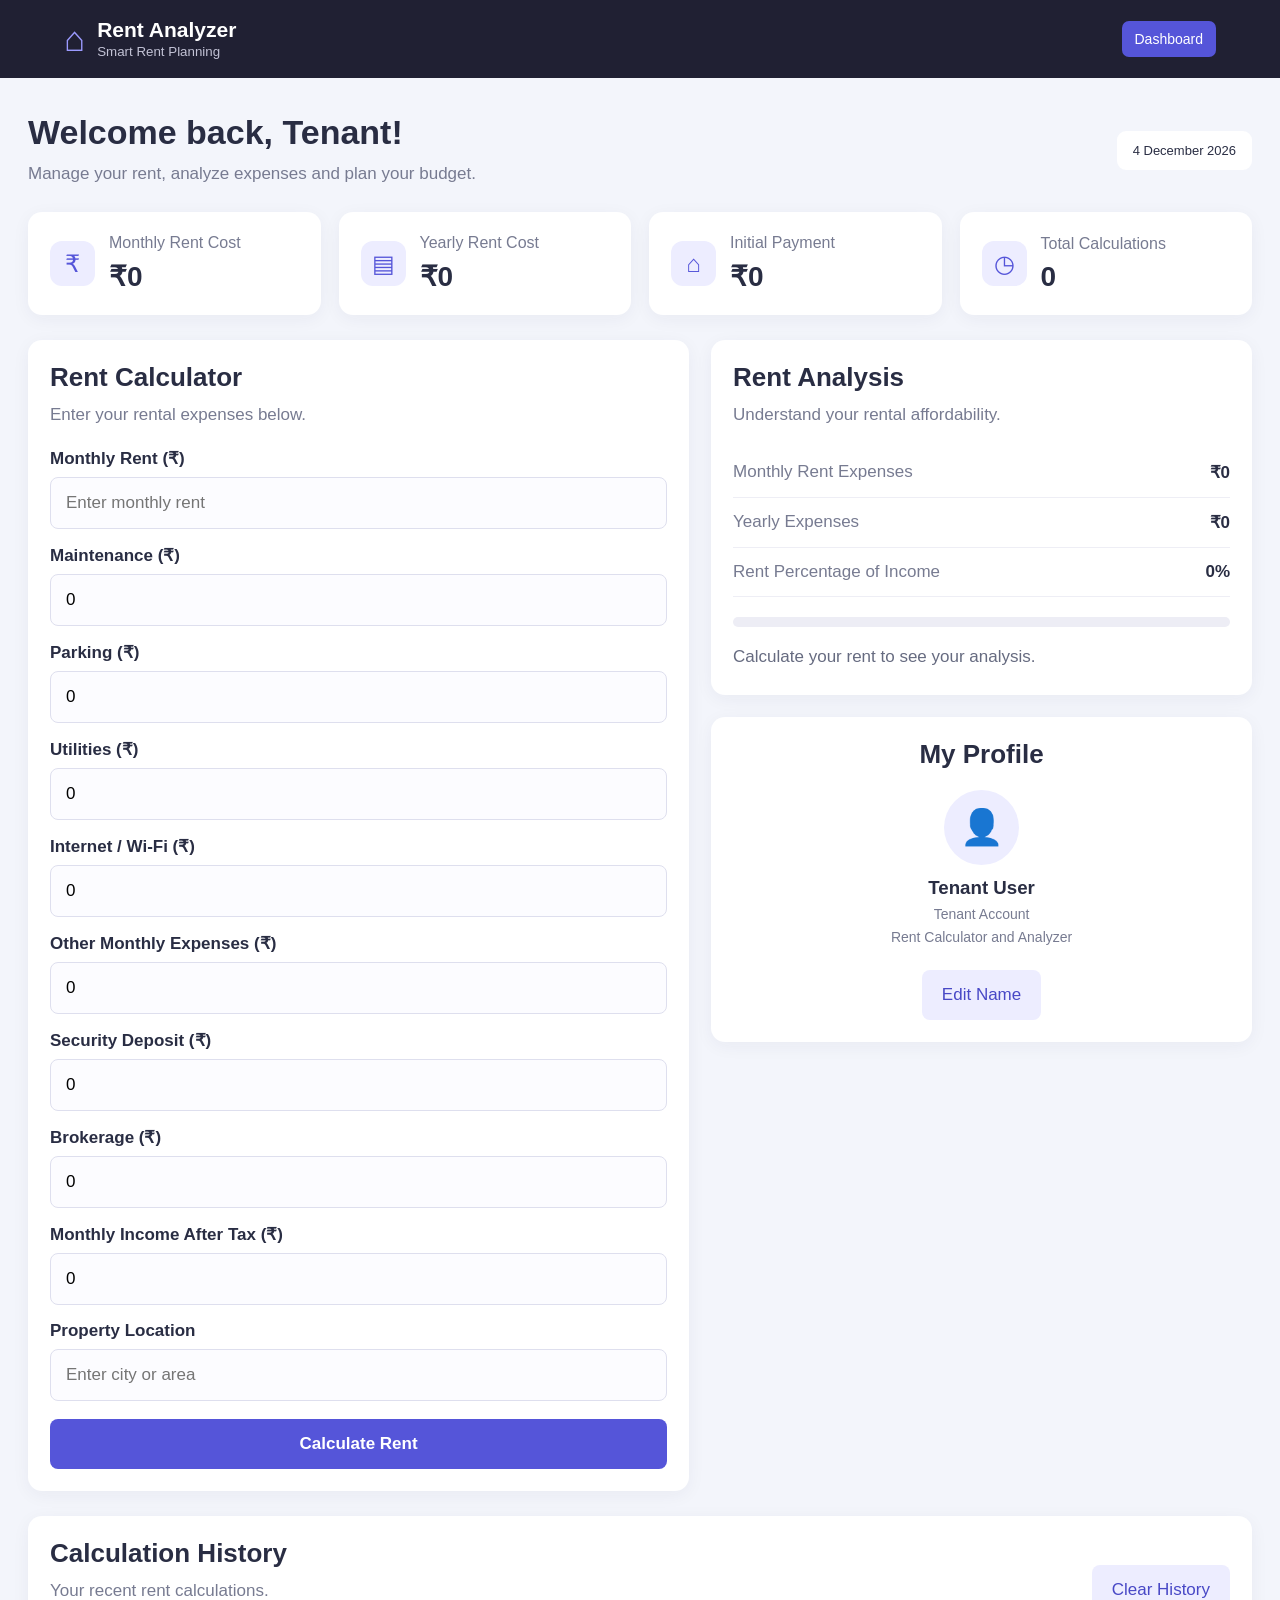
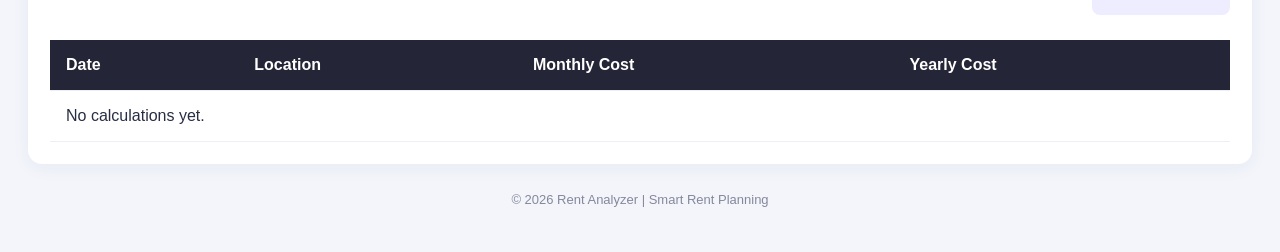
<file: tenant-dashboard.html>
<!DOCTYPE html>
<html lang="en">
<head>
    <meta charset="UTF-8">
    <meta name="viewport" content="width=device-width, initial-scale=1.0">
    <title>Tenant Dashboard | Rent Analyzer</title>
    <link rel="stylesheet" href="tenant-dashboard.css">
</head>
<body>

<header class="navbar">
    <div class="brand">
        <span class="brand-icon">⌂</span>
        <div>
            <h2>Rent Analyzer</h2>
            <small>Smart Rent Planning</small>
        </div>
    </div>

    <nav>
        <a class="active" href="#dashboard">Dashboard</a>
        
    </nav>
</header>

<main class="container" id="dashboard">

    <section class="welcome">
        <div>
            <h1>Welcome back, Tenant!</h1>
            <p>Manage your rent, analyze expenses and plan your budget.</p>
        </div>
        <span class="date" id="today"></span>
    </section>

    <section class="stats">
        <div class="stat-card">
            <span class="icon">₹</span>
            <div>
                <p>Monthly Rent Cost</p>
                <h2 id="monthlyStat">₹0</h2>
            </div>
        </div>

        <div class="stat-card">
            <span class="icon">▤</span>
            <div>
                <p>Yearly Rent Cost</p>
                <h2 id="yearlyStat">₹0</h2>
            </div>
        </div>

        <div class="stat-card">
            <span class="icon">⌂</span>
            <div>
                <p>Initial Payment</p>
                <h2 id="initialStat">₹0</h2>
            </div>
        </div>

        <div class="stat-card">
            <span class="icon">◷</span>
            <div>
                <p>Total Calculations</p>
                <h2 id="countStat">0</h2>
            </div>
        </div>
    </section>

    <section class="content-grid">

        <div class="panel" id="calculator">
            <h2>Rent Calculator</h2>
            <p class="subtitle">Enter your rental expenses below.</p>

            <form id="rentForm">
                <label>Monthly Rent (₹)</label>
                <input type="number" id="rent" min="0"
                    placeholder="Enter monthly rent" required>

                <label>Maintenance (₹)</label>
                <input type="number" id="maintenance" min="0"
                    value="0" required>

                <label>Parking (₹)</label>
                <input type="number" id="parking" min="0"
                    value="0" required>

                <label>Utilities (₹)</label>
                <input type="number" id="utilities" min="0"
                    value="0" required>

                <label>Internet / Wi-Fi (₹)</label>
                <input type="number" id="internet" min="0"
                    value="0" required>

                <label>Other Monthly Expenses (₹)</label>
                <input type="number" id="other" min="0"
                    value="0" required>

                <label>Security Deposit (₹)</label>
                <input type="number" id="deposit" min="0"
                    value="0" required>

                <label>Brokerage (₹)</label>
                <input type="number" id="brokerage" min="0"
                    value="0" required>

                <label>Monthly Income After Tax (₹)</label>
                <input type="number" id="income" min="0"
                    value="0" required>

                <label>Property Location</label>
                <input type="text" id="location"
                    placeholder="Enter city or area" required>

                <button type="submit" class="primary-btn">
                    Calculate Rent
                </button>
            </form>

            <div id="result" class="result hidden">
                <h3>Calculation Results</h3>
                <p>Monthly Cost: <strong id="monthlyResult">₹0</strong></p>
                <p>Yearly Cost: <strong id="yearlyResult">₹0</strong></p>
                <p>Initial Payment: <strong id="initialResult">₹0</strong></p>
                <p>Rent to Income: <strong id="percentageResult">0%</strong></p>
                <p id="advice"></p>
            </div>
        </div>

        <div class="right-column">

            <div class="panel" id="analysis">
                <h2>Rent Analysis</h2>
                <p class="subtitle">Understand your rental affordability.</p>

                <div class="analysis-item">
                    <span>Monthly Rent Expenses</span>
                    <strong id="analysisMonthly">₹0</strong>
                </div>

                <div class="analysis-item">
                    <span>Yearly Expenses</span>
                    <strong id="analysisYearly">₹0</strong>
                </div>

                <div class="analysis-item">
                    <span>Rent Percentage of Income</span>
                    <strong id="analysisPercent">0%</strong>
                </div>

                <div class="progress">
                    <div id="progressBar"></div>
                </div>

                <p id="analysisAdvice" class="advice">
                    Calculate your rent to see your analysis.
                </p>
            </div>

            <div class="panel" id="profile">
                <h2>My Profile</h2>
                <div class="profile-icon">👤</div>
                <h3 id="profileName">Tenant User</h3>
                <p>Tenant Account</p>
                <p>Rent Calculator and Analyzer</p>
                <button class="secondary-btn" id="editProfile">
                    Edit Name
                </button>
            </div>

        </div>
    </section>

    <section class="panel history-panel" id="history">
        <div class="history-heading">
            <div>
                <h2>Calculation History</h2>
                <p class="subtitle">Your recent rent calculations.</p>
            </div>
            <button class="secondary-btn" id="clearHistory">
                Clear History
            </button>
        </div>

        <div class="table-wrap">
            <table>
                <thead>
                    <tr>
                        <th>Date</th>
                        <th>Location</th>
                        <th>Monthly Cost</th>
                        <th>Yearly Cost</th>
                    </tr>
                </thead>
                <tbody id="historyBody">
                    <tr>
                        <td colspan="4">No calculations yet.</td>
                    </tr>
                </tbody>
            </table>
        </div>
    </section>

    <footer>
        <p>© 2026 Rent Analyzer | Smart Rent Planning</p>
    </footer>

</main>

<script src="tenant-dashboard.js"></script>
</body>
</html>
</file>
<file: style.css>
* {
    margin: 0;
    padding: 0;
    box-sizing: border-box;
}


body {
    font-family: Arial, Helvetica, sans-serif;
    background: #ffffff;
    color: #10174d;
}


/* ================= NAVBAR ================= */

.navbar {
    height: 78px;

    background: linear-gradient(
        90deg,
        #10245a,
        #10184d
    );

    display: flex;
    align-items: center;

    padding: 0 45px;

    color: white;
}


.logo-section {
    display: flex;
    align-items: center;

    gap: 14px;

    width: 40%;
}


.logo {
    width: 50px;
    height: 50px;

    display: flex;
    justify-content: center;
    align-items: center;

    font-size: 30px;

    color: white;
}


.logo-section h2 {
    font-size: 27px;
    line-height: 1;
}


.logo-section span {
    display: block;

    margin-top: 5px;

    font-size: 13px;

    color: #dddded;
}


nav {
    display: flex;
    align-items: center;

    gap: 30px;

    height: 100%;
}


nav a {
    position: relative;

    height: 100%;

    display: flex;
    align-items: center;

    color: white;

    text-decoration: none;

    font-size: 15px;

    padding: 0 4px;
}


nav a i {
    margin-right: 7px;
}


nav a.active {
    color: #ffb000;
}


nav a.active::after {
    content: "";

    position: absolute;

    left: 0;
    right: 0;

    bottom: 0;

    height: 4px;

    background: #ffb000;
}


.auth-buttons {
    margin-left: auto;

    display: flex;

    gap: 13px;
}


.login,
.register {
    padding: 11px 25px;

    border-radius: 10px;

    font-size: 15px;

    cursor: pointer;
}


.login {
    background: transparent;

    color: white;

    border: 1px solid white;
}


.register {
    border: none;

    color: white;

    background: linear-gradient(
        90deg,
        #681cff,
        #7020e8
    );
}


/* ================= HERO ================= */

.hero {
    position: relative;

    min-height: 500px;

    display: flex;

    overflow: hidden;

    background: #ffffff;
}


/* Left side */

.hero-content {
    width: 44%;

    padding: 58px 0 50px 70px;

    position: relative;

    z-index: 5;
}


.hero-content h1 {
    font-size: 58px;

    line-height: 1.02;

    color: #0e1754;

    max-width: 600px;
}


.hero-content h1 span {
    display: block;

    color: #6220db;
}


.hero-content h3 {
    margin-top: 25px;

    font-size: 25px;

    color: #10194d;
}


.hero-content p {
    margin-top: 20px;

    max-width: 520px;

    font-size: 18px;

    line-height: 1.5;

    color: #18203c;
}


.hero-buttons {
    display: flex;

    gap: 22px;

    margin-top: 28px;
}


.primary-btn,
.secondary-btn {
    padding: 16px 27px;

    border-radius: 11px;

    font-size: 16px;

    cursor: pointer;

    font-weight: bold;
}


.primary-btn {
    border: none;

    color: white;

    background: linear-gradient(
        90deg,
        #5d17df,
        #7219e9
    );
}


.secondary-btn {
    background: white;

    color: #5220b9;

    border: 2px solid #6220d9;
}


/* ================= RIGHT HERO IMAGE ================= */

.hero-image {
    width: 56%;

    position: relative;

    overflow: hidden;

    min-height: 500px;
}


.hero-image > img {
    position: absolute;

    width: 100%;
    height: 100%;

    object-fit: cover;

    object-position: center;

    top: 0;
    right: 0;
}


/* White fade from left */

.hero-image::before {
    content: "";

    position: absolute;

    z-index: 2;

    left: 0;
    top: 0;

    width: 30%;
    height: 100%;

    background: linear-gradient(
        90deg,
        #ffffff,
        rgba(255,255,255,0)
    );
}


/* ================= YELLOW NOTE ================= */

.note {
    position: absolute;

    z-index: 5;

    right: 45px;
    top: 150px;

    width: 145px;

    padding: 17px;

    background: #ffd84d;

    color: #111;

    transform: rotate(4deg);

    box-shadow:
        0 8px 18px rgba(0,0,0,0.2);
}


.note p {
    font-size: 13px;

    margin: 9px 0;
}


/* ================= CALCULATOR ================= */

.calculator-image {
    position: absolute;

    z-index: 6;

    right: 150px;
    bottom: -5px;

    width: 250px;

    padding: 14px;

    border-radius: 20px;

    background: #222d3d;

    transform: rotate(7deg);

    box-shadow:
        0 15px 25px rgba(0,0,0,0.45);
}


.display {
    background: #a6dfcf;

    padding: 11px;

    text-align: center;

    color: #111;

    font-size: 19px;

    border-radius: 6px;

    margin-bottom: 10px;
}


.keys {
    display: grid;

    grid-template-columns:
        repeat(4, 1fr);

    gap: 7px;
}


.keys span {
    background: #172236;

    color: white;

    text-align: center;

    padding: 9px;

    border-radius: 5px;

    font-size: 12px;
}


/* ================= FEATURES ================= */

.features {
    position: relative;

    z-index: 10;

    display: grid;

    grid-template-columns:
        repeat(4, 1fr);

    gap: 25px;

    padding: 0 7% 45px;

    margin-top: 30px;   /* CHANGED: -5px → 30px */
}


.feature-card {
    text-align: center;

    padding: 25px 15px;

    border-radius: 18px;

    background: linear-gradient(
        135deg,
        #f5f5ff,
        #fafaff
    );

    box-shadow:
        0 4px 15px rgba(40,20,100,0.08);
}


.feature-icon {
    color: #6420dc;

    font-size: 40px;

    margin-bottom: 12px;
}


.feature-card h3 {
    color: #11194f;

    font-size: 18px;
}


.feature-card p {
    margin-top: 10px;

    font-size: 14px;

    color: #202443;
}

/* ================= HOW IT WORKS ================= */

.how-section {
    flex: 1;

    padding: 25px 30px 35px;

    background: #f1efff;

    border-radius: 12px;
}


.how-section h2 {
    text-align: center;

    font-size: 31px;

    color: #10194e;

    margin-bottom: 30px;
}


.how-section h2 span {
    display: inline-block;

    width: 55px;
    height: 3px;

    background: #5e16d8;

    vertical-align: middle;

    margin: 0 15px;
}


.steps {
    display: flex;

    justify-content: center;

    align-items: center;

    gap: 22px;
}


.step {
    text-align: center;

    min-width: 145px;

    flex: 1;
}


.step-icon {
    width: 62px;
    height: 62px;

    margin: auto;

    border-radius: 50%;

    background: linear-gradient(
        135deg,
        #4e16cc,
        #7123e5
    );

    color: white;

    display: flex;

    justify-content: center;
    align-items: center;

    font-size: 25px;
}


.step h3 {
    margin-top: 12px;

    font-size: 15px;

    color: #10194e;
}


.step p {
    margin-top: 8px;

    font-size: 13px;

    color: #333;
}


.arrow {
    font-size: 30px;

    color: #5516d5;

    font-weight: bold;
}


/* ================= WHY USE ================= */

.why-section {
    width: 300px;

    padding: 25px;

    background: #e7fff8;

    border-radius: 15px;

    border-left: 5px solid #159a70;

    display: flex;

    align-items: center;
}


.why-content {
    display: flex;

    gap: 18px;
}


.why-icon {
    font-size: 30px;

    color: #168c67;
}


.why-section h2 {
    font-size: 20px;

    color: #111b4e;

    margin-bottom: 12px;
}


.why-section p {
    margin: 8px 0;

    font-size: 14px;
}


/* ================= RESPONSIVE ================= */

@media (max-width: 1200px) {

    .navbar {
        padding: 0 25px;
    }

    .logo-section {
        width: 35%;
    }

    nav {
        gap: 18px;
    }

    .hero-content {
        padding-left: 50px;
    }

    .hero-content h1 {
        font-size: 50px;
    }

    .calculator-image {
        right: 100px;
    }

}


@media (max-width: 950px) {

    .navbar {
        height: auto;

        padding: 15px 25px;

        flex-wrap: wrap;

        gap: 15px;
    }

    .logo-section {
        width: auto;
    }

    nav {
        order: 3;

        width: 100%;

        height: 45px;

        justify-content: center;
    }

    .auth-buttons {
        margin-left: auto;
    }


    .hero {
        min-height: 480px;
    }

    .hero-content {
        width: 48%;

        padding-left: 35px;
    }

    .hero-content h1 {
        font-size: 45px;
    }

    .hero-image {
        width: 52%;
    }


    .calculator-image {
        right: 50px;

        width: 220px;
    }

    .note {
        right: 25px;
    }


    .features {
        padding-left: 4%;
        padding-right: 4%;
    }


    .bottom-section {
        flex-direction: column;
    }

    .why-section {
        width: 100%;
    }

}


@media (max-width: 750px) {

    .navbar {
        justify-content: center;
    }

    .logo-section {
        width: 100%;

        justify-content: center;
    }

    nav {
        gap: 10px;
    }

    nav a {
        font-size: 13px;
    }


    .auth-buttons {
        margin: auto;
    }


    .hero {
        flex-direction: column;
    }


    .hero-content {
        width: 100%;

        padding: 40px 30px;

        text-align: center;
    }


    .hero-content h1 {
        font-size: 45px;

        margin: auto;
    }


    .hero-content p {
        margin-left: auto;
        margin-right: auto;
    }


    .hero-buttons {
        justify-content: center;
    }


    .hero-image {
        width: 100%;

        height: 420px;

        min-height: 420px;
    }


    .hero-image::before {
        width: 100%;
        height: 25%;

        background: linear-gradient(
            180deg,
            #ffffff,
            rgba(255,255,255,0)
        );
    }


    .features {
        grid-template-columns:
            repeat(2, 1fr);

        margin-top: 25px;
    }


    .steps {
        flex-wrap: wrap;
    }

}


@media (max-width: 550px) {

    .features {
        grid-template-columns: 1fr;
    }


    .hero-content h1 {
        font-size: 38px;
    }


    .hero-buttons {
        flex-direction: column;
    }


    .primary-btn,
    .secondary-btn {
        width: 100%;
    }


    .hero-image {
        height: 350px;

        min-height: 350px;
    }


    .calculator-image {
        width: 190px;

        right: 20px;

        bottom: 0;
    }


    .note {
        width: 125px;

        right: 10px;

        top: 80px;
    }


    .steps {
        flex-direction: column;
    }


    .arrow {
        transform: rotate(90deg);
    }


    .why-section {
        width: 100%;
    }

}

/* =====================================================
                       FOOTER
===================================================== */

.footer {

    background: #06164b;

    color: white;

    padding: 27px 5% 0;

}



.footer-container {

    max-width: 1280px;

    margin: auto;

    display: grid;

    grid-template-columns: 1.2fr 0.8fr 0.8fr 1.2fr;

    gap: 35px;

    padding-bottom: 25px;

}



/* FOOTER ABOUT */

.footer-brand {

    display: flex;

    align-items: center;

    gap: 9px;

    margin-bottom: 15px;

}



.footer-house {

    font-size: 25px;

}



.footer-brand h3 {

    font-size: 15px;

}



.footer-brand p {

    font-size: 8px;

    color: #c8ccdd;

    margin-top: 3px;

}



.footer-about > span {

    display: block;

    max-width: 190px;

    font-size: 9px;

    line-height: 1.8;

    color: #e0e2eb;

}



/* FOOTER COLUMNS */

.footer-column {

    border-left: 1px solid rgba(255, 255, 255, 0.25);

    padding-left: 28px;

}



.footer-column h4 {

    font-size: 11px;

    margin-bottom: 15px;

}



.footer-column a {

    display: block;

    color: white;

    text-decoration: none;

    font-size: 9px;

    margin-bottom: 10px;

}



.footer-column a:hover {

    color: #ffc400;

}



/* PLAN BOX */

.plan-box {

    background: linear-gradient(
        135deg,
        #4e13bd,
        #30118d
    );

    border-radius: 6px;

    padding: 18px;

    min-height: 120px;

    position: relative;

}



.plan-box h3 {

    font-size: 14px;

    margin-bottom: 12px;

}



.plan-box p {

    font-size: 9px;

    line-height: 1.6;

    max-width: 180px;

}



.plan-icon {

    position: absolute;

    right: 18px;

    bottom: 15px;

    font-size: 35px;

    opacity: 0.2;

}



/* COPYRIGHT */

.copyright {

    border-top: 1px solid rgba(255, 255, 255, 0.2);

    text-align: center;

    padding: 12px 0;

    font-size: 9px;

    color: #d9dbe5;

}



/* =====================================================
                     RESPONSIVE
===================================================== */

@media (max-width: 1000px) {

    .nav-links {

        gap: 12px;

    }

    .nav-links a {

        font-size: 10px;

    }

    .calculator-image {

        width: 250px;

    }

}



@media (max-width: 800px) {

    .navbar {

        height: auto;

        padding: 12px 4%;

        flex-direction: column;

        gap: 10px;

    }

    .nav-links {

        height: auto;

        flex-wrap: wrap;

        justify-content: center;

    }

    .nav-links a {

        height: auto;

        padding: 6px 0;

    }

    .nav-links a.active::after {

        display: none;

    }

    .calculator-heading {

        flex-direction: column;

        align-items: flex-start;

    }

    .calculator-image {

        width: 280px;

        height: 130px;

        margin: 10px auto;

    }

    .form-grid {

        grid-template-columns: repeat(2, 1fr);

    }

    .income-input {

        width: 100%;

    }

    .footer-container {

        grid-template-columns: repeat(2, 1fr);

    }

}



@media (max-width: 550px) {

    .form-grid {

        grid-template-columns: 1fr;

    }

    .calculator-buttons {

        grid-template-columns: 1fr;

        gap: 12px;

    }

    .footer-container {

        grid-template-columns: 1fr;

    }

    .footer-column {

        border-left: none;

        padding-left: 0;

    }

}

/* Login Popup Frame */

.login-frame {
    position: fixed;

    top: 0;
    left: 0;

    width: 100%;
    height: 100%;

    border: none;

    z-index: 9999;
}
</file>
<file: analyzer.css>
/* =====================================================
                        RESET
===================================================== */

* {
    margin: 0;
    padding: 0;
    box-sizing: border-box;
}


body {
    font-family: Arial, Helvetica, sans-serif;
    background: #ffffff;
    color: #10174d;
}


/* =====================================================
                        NAVBAR
===================================================== */

.navbar {
    width: 100%;
    height: 62px;

    background: #07164b;

    display: flex;
    align-items: center;
    justify-content: space-between;

    padding: 0 4.5%;

    position: relative;
    z-index: 100;
}


/* LOGO */

.logo-area {
    display: flex;
    align-items: center;
    gap: 10px;
}


.logo-icon {
    width: 38px;
    height: 38px;

    display: flex;
    align-items: center;
    justify-content: center;

    color: white;
    font-size: 25px;
}


.logo-text h2 {
    color: white;
    font-size: 16px;
}


.logo-text p {
    color: #d4d7e5;
    font-size: 9px;
    margin-top: 2px;
}


/* NAV LINKS */

.nav-links {
    display: flex;
    align-items: center;
    gap: 21px;
    height: 100%;
}


.nav-links a {
    height: 62px;

    display: flex;
    align-items: center;

    gap: 5px;

    color: white;

    text-decoration: none;

    font-size: 11px;

    white-space: nowrap;

    position: relative;
}


.nav-links a i {
    font-size: 11px;
}


/* ACTIVE */

.nav-links a.active {
    color: #ffc400;
}


.nav-links a.active::after {

    content: "";

    position: absolute;

    left: 0;
    right: 0;
    bottom: 0;

    height: 3px;

    background: #ffc400;
}


/* LOGIN */

.login-btn {
    height: auto !important;

    padding: 7px 16px;

    border: 1px solid #858ba5;

    border-radius: 5px;
}


/* REGISTER */

.register-btn {

    height: auto !important;

    padding: 8px 16px;

    background: #6115d9;

    border-radius: 5px;
}


/* =====================================================
                       MAIN PAGE
===================================================== */

.result-page {

    width: 90%;

    max-width: 1200px;

    margin: auto;

}


/* =====================================================
                       BREADCRUMB
===================================================== */

.breadcrumb {

    margin-top: 20px;

    margin-bottom: 15px;

    font-size: 10px;

    color: #777b8d;
}


.breadcrumb a {

    color: #4214b7;

    text-decoration: none;
}


.breadcrumb span {

    margin: 0 5px;

}


/* =====================================================
                      PAGE HEADER
===================================================== */

.result-header {

    display: flex;

    align-items: center;

    justify-content: space-between;

    margin-bottom: 20px;

}


.result-header h1 {

    font-size: 26px;

    color: #10174d;

    margin-bottom: 8px;

}


.result-header h1 span {

    color: #5712d5;

}


.result-header p {

    font-size: 11px;

    color: #555b70;

}


/* BUTTONS */

.header-buttons {

    display: flex;

    gap: 10px;

}


.header-buttons button {

    height: 34px;

    padding: 0 15px;

    border-radius: 5px;

    font-size: 10px;

    font-weight: bold;

    cursor: pointer;

}


.new-button {

    background: white;

    border: 1px solid #8a6bc9;

    color: #4c22a8;

}


.download-button {

    background: #5711c9;

    border: 1px solid #5711c9;

    color: white;

}


/* =====================================================
                    SUMMARY CARDS
===================================================== */

.summary-cards {

    display: grid;

    grid-template-columns:
        repeat(4, 1fr);

    gap: 15px;

    margin-bottom: 18px;

}


.summary-card {

    min-height: 112px;

    border-radius: 6px;

    padding: 14px;

}


.summary-card.purple {

    background: #f4f0ff;

}


.summary-card.blue {

    background: #eef5ff;

}


.summary-card.green {

    background: #eefaf4;

}


.summary-card.yellow {

    background: #fff9e9;

}


.card-icon {

    font-size: 18px;

    color: #4e16cb;

    margin-bottom: 9px;

}


.summary-card h4 {

    font-size: 10px;

    color: #22294b;

    margin-bottom: 4px;

}


.summary-card h2 {

    font-size: 18px;

    color: #202542;

}


.summary-card p {

    font-size: 8px;

    color: #555;

    margin-bottom: 4px;

}


.summary-card .percentage {

    color: #f15b2a;

    font-size: 21px;

}


/* =====================================================
                  ANALYSIS GRID
===================================================== */

.analysis-grid {

    display: grid;

    grid-template-columns: 1fr 1fr;

    gap: 15px;

    margin-bottom: 18px;

}


.analysis-card {

    background: white;

    border: 1px solid #eeeeee;

    box-shadow:
        0 2px 10px rgba(0,0,0,0.04);

    border-radius: 5px;

    padding: 15px;

}


.analysis-card h3 {

    font-size: 11px;

    color: #4a12bd;

    margin-bottom: 18px;

}


.analysis-card h3 i {

    margin-right: 5px;

}


/* =====================================================
                      PIE CHART
===================================================== */

.breakdown-content {

    display: flex;

    align-items: center;

    gap: 20px;

}


.pie-chart {

    width: 115px;

    height: 115px;

    border-radius: 50%;

    background:

        conic-gradient(

            #4b12cf 0deg 286deg,

            #681fe0 286deg 305deg,

            #7733e8 305deg 315deg,

            #884be9 315deg 330deg,

            #9960ed 330deg 342deg,

            #b07bed 342deg 360deg

        );

}


.legend {

    flex: 1;

}


.legend div {

    display: flex;

    align-items: center;

    gap: 7px;

    font-size: 9px;

    color: #444;

    margin-bottom: 8px;

}


.legend b {

    margin-left: auto;

    font-weight: normal;

}


.dot {

    width: 7px;

    height: 7px;

    display: inline-block;

}


.d1 {
    background: #4b12cf;
}

.d2 {
    background: #681fe0;
}

.d3 {
    background: #7733e8;
}

.d4 {
    background: #884be9;
}

.d5 {
    background: #9960ed;
}

.d6 {
    background: #b07bed;
}


/* TOTAL */

.total-line {

    display: flex;

    justify-content: space-between;

    border-top: 1px solid #eeeeee;

    margin-top: 18px;

    padding-top: 13px;

    font-size: 10px;

    color: #4212b9;

}


/* =====================================================
                    YEARLY OVERVIEW
===================================================== */

.overview-row {

    display: flex;

    justify-content: space-between;

    padding: 9px 0;

    font-size: 9px;

    color: #333;

}


.overview-row strong {

    font-weight: normal;

}


.highlight-row {

    display: flex;

    align-items: center;

    justify-content: space-between;

    background: #eef4ff;

    padding: 10px;

    margin-top: 6px;

    border-radius: 2px;

    font-size: 9px;

    color: #264a9b;

}


.highlight-row strong {

    font-size: 12px;

    color: #2853a8;

}


.highlight-row small {

    display: block;

    font-size: 7px;

}


.highlight-row.yearly {

    margin-top: 10px;

}


/* =====================================================
                AFFORDABILITY ANALYSIS
===================================================== */

.affordability-card {

    background: #effaf4;

    border-radius: 5px;

    padding: 15px;

    margin-bottom: 18px;

}


.affordability-card h3 {

    font-size: 11px;

    color: #235f48;

    margin-bottom: 15px;

}


.affordability-card h3 i {

    margin-right: 6px;

    color: #3a9d70;

}


.affordability-content {

    display: grid;

    grid-template-columns:
        1.2fr 1.2fr 0.9fr 1.2fr;

    align-items: center;

}


.affordability-item {

    padding-right: 20px;

}


.affordability-item > div {

    display: flex;

    align-items: center;

    gap: 7px;

    font-size: 9px;

    margin-bottom: 9px;

}


.affordability-item i {

    color: #49a67b;

}


.affordability-item strong {

    font-size: 9px;

    margin-left: 22px;

}


.affordability-percentage {

    border-left: 1px solid #c8ddd4;

    padding-left: 20px;

}


.affordability-percentage span {

    display: block;

    font-size: 8px;

    color: #43816a;

    margin-bottom: 7px;

}


.affordability-percentage strong {

    font-size: 21px;

    color: #f05a29;

}


.warning {

    border-left: 1px solid #c8ddd4;

    padding-left: 20px;

    display: flex;

    gap: 8px;

    align-items: flex-start;

}


.warning i {

    color: #f0642d;

    font-size: 13px;

}


.warning p {

    font-size: 8px;

    line-height: 1.6;

    color: #555;

}


/* =====================================================
                  CALCULATION SUMMARY
===================================================== */

.calculation-summary {

    background: white;

    border: 1px solid #eeeeee;

    border-radius: 5px;

    padding: 15px;

    margin-bottom: 18px;

}


.calculation-summary > h3 {

    color: #4812bd;

    font-size: 11px;

    margin-bottom: 15px;

}


.summary-columns {

    display: grid;

    grid-template-columns:
        1fr 1fr 1fr;

}


.summary-column {

    padding: 0 20px;

    border-right: 1px solid #eeeeee;

}


.summary-column:first-child {

    padding-left: 0;

}


.summary-column:last-child {

    border-right: none;

}


.summary-column h4 {

    font-size: 9px;

    color: #333;

    margin-bottom: 13px;

}


.summary-column div {

    display: flex;

    justify-content: space-between;

    gap: 10px;

    margin-bottom: 10px;

    font-size: 8px;

    color: #444;

}


.summary-column strong {

    font-weight: normal;

    white-space: nowrap;

}


/* TIP */

.summary-tip {

    display: flex;

    align-items: center;

    gap: 8px;

    background: #f2efff;

    border-radius: 4px;

    padding: 9px 12px;

    margin-top: 15px;

    font-size: 8px;

    color: #4c4c5d;

}


.summary-tip i {

    color: #5814d3;

    font-size: 13px;

}


.summary-tip b {

    color: #4211b5;

}


/* =====================================================
                         FOOTER
===================================================== */

.footer {

    background: #06164b;

    color: white;

    padding: 27px 5% 0;

}


.footer-container {

    max-width: 1200px;

    margin: auto;

    display: grid;

    grid-template-columns:
        1.2fr 0.8fr 0.8fr 1.2fr;

    gap: 30px;

    padding-bottom: 25px;

}


.footer-brand {

    display: flex;

    align-items: center;

    gap: 9px;

    margin-bottom: 15px;

}


.footer-house {

    font-size: 25px;

}


.footer-brand h3 {

    font-size: 15px;

}


.footer-brand p {

    font-size: 8px;

    color: #c8ccdd;

    margin-top: 3px;

}


.footer-about > span {

    display: block;

    max-width: 190px;

    font-size: 9px;

    line-height: 1.8;

    color: #e0e2eb;

}


.footer-column {

    border-left:
        1px solid rgba(255,255,255,0.25);

    padding-left: 25px;

}


.footer-column h4 {

    font-size: 11px;

    margin-bottom: 15px;

}


.footer-column a {

    display: block;

    color: white;

    text-decoration: none;

    font-size: 9px;

    margin-bottom: 10px;

}


.footer-column a:hover {

    color: #ffc400;

}


.plan-box {

    background:
        linear-gradient(
            135deg,
            #4e13bd,
            #30118d
        );

    border-radius: 6px;

    padding: 18px;

    min-height: 120px;

    position: relative;

}


.plan-box h3 {

    font-size: 14px;

    margin-bottom: 12px;

}


.plan-box p {

    font-size: 9px;

    line-height: 1.6;

    max-width: 180px;

}


.plan-icon {

    position: absolute;

    right: 18px;

    bottom: 15px;

    font-size: 35px;

    opacity: 0.2;

}


/* COPYRIGHT */

.copyright {

    border-top:
        1px solid rgba(255,255,255,0.2);

    text-align: center;

    padding: 12px 0;

    font-size: 9px;

    color: #d9dbe5;

}


/* =====================================================
                      RESPONSIVE
===================================================== */

@media (max-width: 900px) {

    .summary-cards {

        grid-template-columns:
            repeat(2, 1fr);

    }


    .analysis-grid {

        grid-template-columns: 1fr;

    }


    .affordability-content {

        grid-template-columns:
            1fr 1fr;

        gap: 15px;

    }


    .warning {

        border-left: none;

        padding-left: 0;

    }

}


@media (max-width: 700px) {

    .navbar {

        height: auto;

        padding: 12px;

        flex-direction: column;

        gap: 10px;

    }


    .nav-links {

        flex-wrap: wrap;

        justify-content: center;

    }


    .nav-links a {

        height: auto;

    }


    .result-header {

        flex-direction: column;

        align-items: flex-start;

        gap: 15px;

    }


    .summary-cards {

        grid-template-columns: 1fr;

    }


    .summary-columns {

        grid-template-columns: 1fr;

    }


    .summary-column {

        border-right: none;

        border-bottom: 1px solid #eee;

        padding: 15px 0;

    }


    .summary-column:last-child {

        border-bottom: none;

    }


    .affordability-content {

        grid-template-columns: 1fr;

    }


    .affordability-percentage {

        border-left: none;

        border-top: 1px solid #c8ddd4;

        padding: 15px 0 0;

    }


    .footer-container {

        grid-template-columns: 1fr;

    }


    .footer-column {

        border-left: none;

        padding-left: 0;

    }

}
</file>
<file: history.css>
/* ================= GENERAL ================= */

* {
    margin: 0;
    padding: 0;
    box-sizing: border-box;
}

body {
    font-family: Arial, Helvetica, sans-serif;

    background: #f7f5ff;

    color: #09143b;
}


/* ================= NAVBAR ================= */

.navbar {

    height: 72px;

    background: #07184d;

    display: flex;

    align-items: center;

    justify-content: space-between;

    padding: 0 4%;

    color: white;
}


/* ================= LOGO ================= */

.logo {

    display: flex;

    align-items: center;

    gap: 12px;

    color: white;
}

.logo-icon {

    font-size: 30px;

    line-height: 1;
}

.logo-text {

    display: flex;

    flex-direction: column;

    line-height: 1.1;
}

.logo-title {

    font-size: 20px;

    font-weight: 700;

    color: white;
}

.logo-subtitle {

    font-size: 10px;

    color: #cbd5ff;

    margin-top: 3px;
}


/* ================= NAV LINKS ================= */

.nav-links {

    display: flex;

    align-items: center;

    height: 100%;

    gap: 2px;
}

.nav-links a {

    position: relative;

    height: 100%;

    display: flex;

    align-items: center;

    justify-content: center;

    gap: 6px;

    color: white;

    text-decoration: none;

    padding: 0 13px;

    font-size: 14px;

    font-weight: 500;

    transition: 0.2s;

    white-space: nowrap;
}

.nav-links a:hover {

    background: rgba(255, 255, 255, 0.07);
}


/* NAV ICON */

.nav-icon {

    font-size: 15px;

    line-height: 1;
}


/* ACTIVE HISTORY */

.nav-links a.active {

    color: white;

    background: transparent;
}

.nav-links a.active::after {

    content: "";

    position: absolute;

    left: 0;

    right: 0;

    bottom: 0;

    height: 3px;

    background: #ffc400;
}


/* ================= LOGIN BUTTON ================= */

.login-btn {

    height: 34px !important;

    margin-left: 8px;

    padding: 0 18px !important;

    border: 1px solid #8fa0d4;

    border-radius: 5px;

    background: transparent;
}

.login-btn:hover {

    background: rgba(255, 255, 255, 0.08) !important;
}


/* ================= REGISTER BUTTON ================= */

.register-btn {

    height: 34px !important;

    margin-left: 7px;

    padding: 0 18px !important;

    border: 1px solid #6414dc;

    border-radius: 5px;

    background: #6414dc !important;

    color: white !important;
}

.register-btn:hover {

    background: #761eea !important;
}


/* ================= MAIN ================= */

.history-container {

    padding: 45px 4%;

    max-width: 1500px;

    margin: auto;
}


/* ================= PAGE HEADER ================= */

.page-header {

    display: flex;

    justify-content: space-between;

    align-items: center;

    gap: 25px;

    margin-bottom: 30px;
}

.title-area {

    display: flex;

    align-items: center;

    gap: 18px;
}

.history-icon {

    width: 65px;

    height: 65px;

    background: #eee7ff;

    color: #7126ef;

    border-radius: 15px;

    display: flex;

    align-items: center;

    justify-content: center;

    font-size: 38px;

    font-weight: bold;
}

.page-header h1 {

    font-size: 34px;

    margin-bottom: 8px;
}

.page-header p {

    color: #777;

    font-size: 16px;
}


/* ================= TOP ACTIONS ================= */

.top-actions {

    display: flex;

    align-items: center;

    gap: 12px;
}

.search-box {

    height: 48px;

    width: 330px;

    background: white;

    border: 1px solid #ddd;

    border-radius: 9px;

    display: flex;

    align-items: center;

    padding: 0 14px;

    gap: 8px;
}

.search-box span {

    font-size: 18px;

    color: #7126ef;
}

.search-box input {

    width: 100%;

    border: none;

    outline: none;

    font-size: 14px;

    color: #09143b;
}

.clear-btn {

    height: 48px;

    border: none;

    background: #7126ef;

    color: white;

    padding: 0 20px;

    border-radius: 9px;

    font-size: 14px;

    cursor: pointer;

    transition: 0.3s;
}

.clear-btn:hover {

    background: #5915c9;

    transform: translateY(-2px);
}


/* ================= HISTORY CARD ================= */

.history-card {

    background: white;

    border-radius: 18px;

    padding: 12px;

    box-shadow:
        0 8px 30px rgba(0, 0, 0, 0.08);

    overflow: hidden;
}


/* ================= TABLE ================= */

.table-wrapper {

    width: 100%;

    overflow-x: auto;
}

table {

    width: 100%;

    min-width: 1050px;

    border-collapse: collapse;
}

thead {

    background: #06153d;

    color: white;
}

th {

    padding: 16px 12px;

    font-size: 14px;

    text-align: center;

    line-height: 1.5;
}

td {

    padding: 16px 12px;

    text-align: center;

    border-bottom: 1px solid #eeeeee;

    font-size: 14px;
}

tbody tr {

    transition: 0.2s;
}

tbody tr:hover {

    background: #faf8ff;
}

.total-cost {

    color: #7126ef;

    font-weight: bold;

    font-size: 15px;
}


/* ================= BUTTONS ================= */

.view-btn,
.delete-btn {

    border: none;

    padding: 9px 12px;

    border-radius: 7px;

    cursor: pointer;

    font-size: 13px;

    transition: 0.2s;
}

.view-btn {

    background: #eee7ff;

    color: #5b1dcc;
}

.view-btn:hover {

    background: #7126ef;

    color: white;
}

.delete-btn {

    background: #ffe7eb;

    color: #d00000;

    margin-left: 5px;
}

.delete-btn:hover {

    background: #d00000;

    color: white;
}


/* ================= EMPTY MESSAGE ================= */

.empty-message {

    text-align: center;

    padding: 70px 20px;

    display: none;
}

.empty-icon {

    font-size: 55px;

    margin-bottom: 15px;
}

.empty-message h2 {

    margin-bottom: 8px;

    font-size: 22px;
}

.empty-message p {

    color: #777;

    margin-bottom: 18px;
}

.empty-message a {

    color: #7126ef;

    text-decoration: none;

    font-weight: bold;
}


/* ================= BOTTOM ================= */

.table-bottom {

    padding: 18px 10px 8px;

    color: #666;

    font-size: 14px;
}


/* ================= MODAL ================= */

.modal {

    display: none;

    position: fixed;

    z-index: 1000;

    left: 0;

    top: 0;

    width: 100%;

    height: 100%;

    background: rgba(6, 21, 61, 0.55);

    align-items: center;

    justify-content: center;

    padding: 20px;
}

.modal-content {

    width: 500px;

    max-width: 100%;

    background: white;

    border-radius: 18px;

    padding: 30px;

    position: relative;

    box-shadow:
        0 20px 50px rgba(0, 0, 0, 0.2);
}

.modal-content h2 {

    color: #09143b;

    margin-bottom: 20px;

    font-size: 25px;
}

.close-btn {

    position: absolute;

    top: 15px;

    right: 18px;

    border: none;

    background: #eee7ff;

    color: #7126ef;

    width: 35px;

    height: 35px;

    border-radius: 50%;

    font-size: 25px;

    cursor: pointer;
}

.details > div {

    display: flex;

    justify-content: space-between;

    padding: 14px 0;

    border-bottom: 1px solid #eee;
}

.details span {

    color: #777;
}

.modal-total {

    color: #7126ef;

    font-size: 18px;

    font-weight: bold;
}


/* ================= RESPONSIVE ================= */

@media (max-width: 1100px) {

    .navbar {

        padding: 0 20px;
    }

    .nav-links a {

        padding: 0 8px;

        font-size: 13px;
    }

    .logo-title {

        font-size: 18px;
    }

}


@media (max-width: 900px) {

    .navbar {

        height: auto;

        padding: 18px 20px;

        flex-direction: column;

        gap: 15px;
    }

    .nav-links {

        height: auto;

        flex-wrap: wrap;

        justify-content: center;
    }

    .nav-links a {

        height: 40px;

        padding: 0 10px;
    }

    .nav-links a.active::after {

        bottom: 0;
    }

    .page-header {

        flex-direction: column;

        align-items: flex-start;
    }

    .top-actions {

        width: 100%;

        flex-wrap: wrap;
    }

    .search-box {

        width: 100%;
    }

}


@media (max-width: 600px) {

    .history-container {

        padding: 30px 4%;
    }

    .title-area {

        align-items: flex-start;
    }

    .page-header h1 {

        font-size: 27px;
    }

    .history-icon {

        width: 55px;

        height: 55px;

        font-size: 30px;
    }

    .top-actions {

        flex-direction: column;

        align-items: stretch;
    }

    .clear-btn {

        width: 100%;
    }

    .logo-subtitle {

        display: none;
    }

}
</file>
<file: landlord-dashboard.css>
* {
    box-sizing: border-box;
    margin: 0;
    padding: 0;
}

:root {
    --primary: #5146df;
    --primary-dark: #3930b5;
    --background: #f5f6fc;
    --text: #242744;
    --muted: #777d91;
    --border: #e8eaf2;
    --white: #ffffff;
}

html {
    scroll-behavior: smooth;
    scroll-padding-top: 100px;
}

body {
    font-family: "Segoe UI", Arial, sans-serif;
    background: var(--background);
    color: var(--text);
    line-height: 1.5;
}

button, input, select {
    font: inherit;
}

button, a {
    -webkit-tap-highlight-color: transparent;
}

button {
    cursor: pointer;
}

.navbar {
    min-height: 76px;
    padding: 14px 4%;
    background: #fff;
    display: flex;
    align-items: center;
    justify-content: space-between;
    gap: 22px;
    flex-wrap: wrap;
    border-bottom: 1px solid var(--border);
    position: sticky;
    top: 0;
    z-index: 10;
}

.brand {
    display: flex;
    align-items: center;
    gap: 10px;
}

.brand-icon {
    width: 43px;
    height: 43px;
    display: grid;
    place-items: center;
    color: #fff;
    background: var(--primary);
    border-radius: 12px;
    font-size: 27px;
}

.brand h2 {
    font-size: 19px;
}

.brand small, .user-info small {
    display: block;
    color: var(--muted);
    font-size: 11px;
}

.navbar nav {
    display: flex;
    align-items: center;
    gap: 5px;
    flex-wrap: wrap;
}

.navbar nav a {
    text-decoration: none;
    color: #62677c;
    padding: 10px 11px;
    border-radius: 8px;
    font-size: 13px;
    transition: .2s;
}

.navbar nav a:hover,
.navbar nav a.active {
    background: #efedff;
    color: var(--primary);
}

.user-info {
    display: flex;
    align-items: center;
    gap: 9px;
}

.avatar, .profile-avatar {
    width: 42px;
    height: 42px;
    border-radius: 50%;
    background: #e8e5ff;
    color: var(--primary);
    display: grid;
    place-items: center;
    font-weight: bold;
    font-size: 19px;
}

.container {
    max-width: 1450px;
    padding: 30px 4%;
    margin: auto;
}

.welcome {
    display: flex;
    align-items: center;
    justify-content: space-between;
    gap: 20px;
    margin-bottom: 25px;
}

.eyebrow {
    color: var(--primary);
    font-weight: 700;
    font-size: 11px;
    letter-spacing: 1.5px;
    margin-bottom: 6px;
}

.welcome h1 {
    font-size: clamp(25px, 3vw, 34px);
    letter-spacing: -.6px;
}

.welcome h1 span {
    color: var(--primary);
}

.welcome p:not(.eyebrow) {
    color: var(--muted);
    margin-top: 7px;
    font-size: 14px;
}

.date-box {
    background: #fff;
    border: 1px solid var(--border);
    padding: 12px 16px;
    border-radius: 10px;
    white-space: nowrap;
    font-size: 13px;
}

.stats-grid {
    display: grid;
    grid-template-columns: repeat(4, minmax(0, 1fr));
    gap: 18px;
    margin-bottom: 35px;
}

.stat-card {
    background: #fff;
    border: 1px solid var(--border);
    border-radius: 15px;
    padding: 23px 18px;
    display: flex;
    align-items: center;
    gap: 15px;
    min-width: 0;
    box-shadow: 0 4px 15px rgba(40, 45, 90, .025);
}

.stat-icon {
    width: 49px;
    height: 49px;
    border-radius: 13px;
    flex-shrink: 0;
    display: grid;
    place-items: center;
    font-size: 23px;
    font-weight: bold;
}

.purple {
    color: #6455df;
    background: #efedff;
}

.blue {
    color: #3987db;
    background: #e8f3ff;
}

.green {
    color: #159b71;
    background: #e3f8ef;
}

.orange {
    color: #df8a37;
    background: #fff1df;
}

.stat-card p {
    color: var(--muted);
    font-size: 12px;
}

.stat-card h2 {
    font-size: 24px;
    margin: 3px 0;
    overflow-wrap: anywhere;
}

.stat-card small {
    color: #9297a8;
    font-size: 11px;
}

.section-heading, .panel-heading {
    display: flex;
    align-items: center;
    justify-content: space-between;
    gap: 15px;
}

.section-heading {
    margin-bottom: 17px;
}

.section-heading h2, .panel-heading h2 {
    font-size: 20px;
}

.section-heading p, .panel-heading p {
    color: var(--muted);
    font-size: 13px;
    margin-top: 4px;
}

.primary-btn, .outline-btn {
    border-radius: 9px;
    padding: 11px 17px;
    font-size: 13px;
    font-weight: 600;
    transition: .2s;
}

.primary-btn {
    border: 1px solid var(--primary);
    color: #fff;
    background: var(--primary);
}

.primary-btn:hover {
    background: var(--primary-dark);
}

.outline-btn {
    border: 1px solid #dcd9ff;
    background: #fff;
    color: var(--primary);
}

.outline-btn:hover {
    background: #f2f0ff;
}

.actions-grid {
    display: grid;
    grid-template-columns: repeat(3, minmax(0, 1fr));
    gap: 17px;
    margin-bottom: 30px;
}

.action-card {
    text-decoration: none;
    color: inherit;
    background: #fff;
    border: 1px solid var(--border);
    border-radius: 14px;
    padding: 23px;
    transition: transform .2s, box-shadow .2s;
}

.action-card:hover {
    transform: translateY(-3px);
    box-shadow: 0 10px 25px rgba(40, 45, 90, .07);
}

.action-icon {
    width: 43px;
    height: 43px;
    border-radius: 12px;
    display: grid;
    place-items: center;
    background: #efedff;
    font-size: 22px;
    margin-bottom: 15px;
}

.action-card h3 {
    font-size: 15px;
    margin-bottom: 5px;
}

.action-card p {
    color: var(--muted);
    font-size: 12px;
}

.content-grid {
    display: grid;
    grid-template-columns: 1.2fr 1fr;
    gap: 20px;
    margin-bottom: 22px;
    align-items: start;
}

.panel {
    background: #fff;
    border: 1px solid var(--border);
    border-radius: 15px;
    padding: 24px;
    min-width: 0;
}

.panel-heading {
    margin-bottom: 22px;
}

.status {
    border-radius: 20px;
    padding: 6px 10px;
    font-size: 11px;
    white-space: nowrap;
}

.pending {
    background: #fff1dc;
    color: #b87518;
}

.property-list, .request-list, .tenant-list, .expense-list {
    display: grid;
    gap: 12px;
}

.property-item, .tenant-item, .request-item, .expense-item {
    border: 1px solid var(--border);
    border-radius: 11px;
    padding: 15px;
    display: flex;
    align-items: center;
    justify-content: space-between;
    gap: 12px;
}

.item-main {
    min-width: 0;
}

.item-main h3 {
    font-size: 14px;
    overflow-wrap: anywhere;
}

.item-main p {
    font-size: 12px;
    color: var(--muted);
    margin-top: 4px;
    overflow-wrap: anywhere;
}

.item-price {
    color: var(--primary);
    font-weight: 700;
    font-size: 14px;
    white-space: nowrap;
}

.delete-btn {
    background: #fff0f0;
    color: #c33c48;
    border: none;
    padding: 7px 10px;
    border-radius: 7px;
    font-size: 12px;
    flex-shrink: 0;
}

.delete-btn:hover {
    background: #ffdddd;
}

.empty-state {
    text-align: center;
    padding: 32px 12px;
    color: var(--muted);
}

.empty-state > span {
    font-size: 35px;
}

.empty-state h3 {
    color: var(--text);
    margin: 8px 0;
    font-size: 15px;
}

.empty-state p {
    font-size: 12px;
}

.income-box {
    background: linear-gradient(120deg, #5146df, #7b6af1);
    border-radius: 13px;
    color: white;
    padding: 22px;
    margin-bottom: 17px;
}

.income-box span {
    font-size: 13px;
    opacity: .9;
}

.income-box h2 {
    font-size: 30px;
    margin-top: 7px;
}

.income-row {
    display: flex;
    justify-content: space-between;
    gap: 15px;
    padding: 14px 0;
    border-bottom: 1px solid var(--border);
    font-size: 13px;
}

.income-row span {
    color: var(--muted);
}

.note {
    color: var(--muted);
    font-size: 12px;
    margin-top: 15px;
}

.expenses-panel {
    margin-bottom: 22px;
}

.expense-form, .profile-form {
    display: grid;
    grid-template-columns: 1fr 1fr auto;
    gap: 16px;
    align-items: end;
}

.field {
    min-width: 0;
}

.field label {
    display: block;
    font-weight: 600;
    font-size: 12px;
    margin-bottom: 7px;
}

.field input, .field select {
    display: block;
    width: 100%;
    min-width: 0;
    padding: 12px;
    border: 1px solid #dfe2ed;
    border-radius: 9px;
    outline: none;
    background: #fff;
    color: var(--text);
}

.field input:focus, .field select:focus {
    border-color: var(--primary);
    box-shadow: 0 0 0 3px #5146df18;
}

.expense-list {
    margin-top: 20px;
}

.profile-panel {
    margin-bottom: 22px;
}

.profile-panel > h2, .profile-panel > p {
    text-align: center;
}

.profile-avatar {
    margin: 0 auto 12px;
    width: 60px;
    height: 60px;
    font-size: 25px;
}

.profile-panel > p {
    color: var(--muted);
    font-size: 13px;
    margin-top: 5px;
    margin-bottom: 24px;
}

.profile-form {
    grid-template-columns: 1fr 1fr auto;
}

.profile-panel .note {
    text-align: center;
}

footer {
    text-align: center;
    padding: 20px 0;
    color: var(--muted);
    font-size: 12px;
}

/* Add property popup */

.modal[hidden] {
    display: none !important;
}

.modal {
    position: fixed;
    inset: 0;
    z-index: 100;
    background: rgba(23, 25, 49, .55);
    display: grid;
    place-items: center;
    padding: 18px;
    overflow-y: auto;
}

.modal-card {
    background: #fff;
    border-radius: 17px;
    width: 100%;
    max-width: 520px;
    padding: 27px;
    box-shadow: 0 20px 60px #0002;
    margin: auto;
}

.modal-heading {
    display: flex;
    align-items: flex-start;
    justify-content: space-between;
    gap: 15px;
    margin-bottom: 23px;
}

.modal-heading h2 {
    font-size: 22px;
}

.modal-heading p {
    color: var(--muted);
    font-size: 13px;
    margin-top: 5px;
}

.close-btn {
    border: none;
    background: #f0f1f8;
    color: #555;
    width: 35px;
    height: 35px;
    border-radius: 9px;
    font-size: 24px;
}

.modal-card .field {
    margin-bottom: 17px;
}

.full-btn {
    width: 100%;
    margin-top: 5px;
}

@media (max-width: 1100px) {
    .navbar {
        gap: 12px;
    }

    .navbar nav {
        order: 3;
        width: 100%;
    }

    .stats-grid {
        grid-template-columns: repeat(2, minmax(0, 1fr));
    }

    .actions-grid {
        grid-template-columns: repeat(2, minmax(0, 1fr));
    }
}

@media (max-width: 700px) {
    .container {
        padding: 22px 15px;
    }

    .navbar {
        padding: 13px 15px;
    }

    .navbar nav {
        gap: 4px;
    }

    .navbar nav a {
        padding: 8px;
        font-size: 12px;
    }

    .welcome {
        align-items: flex-start;
        flex-direction: column;
    }

    .stats-grid {
        gap: 10px;
    }

    .stat-card {
        padding: 14px 10px;
        gap: 9px;
    }

    .stat-icon {
        width: 37px;
        height: 37px;
        font-size: 18px;
    }

    .stat-card h2 {
        font-size: 20px;
    }

    .stat-card p {
        font-size: 11px;
    }

    .stat-card small {
        display: none;
    }

    .actions-grid, .content-grid {
        grid-template-columns: 1fr;
    }

    .action-card {
        padding: 17px;
    }

    .panel {
        padding: 17px;
    }

    .section-heading {
        align-items: flex-start;
    }

    .expense-form, .profile-form {
        grid-template-columns: 1fr;
    }

    .expense-form .primary-btn,
    .profile-form .primary-btn {
        width: 100%;
    }

    .date-box {
        font-size: 12px;
    }
}
/* Font Size Increase */

body {
    font-size: 18px;
}

.navbar nav a {
    font-size: 16px;
}

.welcome h1 {
    font-size: 34px;
}

.stat-card h2 {
    font-size: 28px;
}

.stat-card p {
    font-size: 16px;
}

.section-heading h2,
.panel-heading h2 {
    font-size: 24px;
}

.action-card h3 {
    font-size: 19px;
}

.action-card p {
    font-size: 16px;
}

button {
    font-size: 16px;
}

input,
select {
    font-size: 16px;
}
</file>
<file: login.css>
* {
    margin: 0;
    padding: 0;
    box-sizing: border-box;
}


body {
    font-family: Arial, Helvetica, sans-serif;

    background: #f7f7ff;

    color: #10174d;
}


/* ================= NAVBAR ================= */

.navbar {

    height: 80px;

    background: linear-gradient(
        90deg,
        #10245a,
        #10184d
    );

    display: flex;

    align-items: center;

    padding: 0 50px;

    color: white;
}


.logo-section {

    display: flex;

    align-items: center;

    gap: 14px;

    width: 40%;
}


.logo {

    width: 50px;
    height: 50px;

    display: flex;

    justify-content: center;
    align-items: center;

    font-size: 30px;

    color: white;
}


.logo-section h2 {

    font-size: 27px;

    line-height: 1;
}


.logo-section span {

    display: block;

    margin-top: 5px;

    font-size: 13px;

    color: #dddded;
}


nav {

    display: flex;

    align-items: center;

    gap: 30px;

    height: 100%;
}


nav a {

    height: 100%;

    display: flex;

    align-items: center;

    color: white;

    text-decoration: none;

    font-size: 15px;

    padding: 0 4px;
}


nav a i {

    margin-right: 7px;
}


nav a:hover {

    color: #a875ff;
}


.auth-buttons {

    margin-left: auto;

    display: flex;

    gap: 13px;
}


.login,
.register {

    padding: 11px 25px;

    border-radius: 9px;

    font-size: 15px;

    cursor: pointer;
}


.login {

    background: transparent;

    color: white;

    border: 1px solid white;
}


.register {

    border: none;

    color: white;

    background: linear-gradient(
        90deg,
        #681cff,
        #7020e8
    );
}



/* ================= LOGIN PAGE ================= */

.login-page {

    width: 94%;

    max-width: 1450px;

    min-height: 850px;

    margin: 42px auto;

    background: white;

    border-radius: 20px;

    overflow: hidden;

    display: grid;

    grid-template-columns: 1fr 1fr;

    box-shadow:
        0 10px 35px rgba(30, 30, 80, 0.12);
}



/* ================= LEFT ================= */

.login-left {

    position: relative;

    min-height: 850px;

    overflow: hidden;

    background:
        linear-gradient(
            to bottom,
            rgba(247,238,255,0.95),
            rgba(247,238,255,0.30) 45%,
            rgba(80,45,20,0.30)
        );
}


.welcome-text {

    position: relative;

    z-index: 5;

    padding: 60px 70px 20px;
}


.welcome-text h1 {

    font-size: 48px;

    line-height: 1.05;

    color: #0d2257;
}


.welcome-text h1 span {

    color: #5e16d8;
}


.welcome-text p {

    margin-top: 25px;

    max-width: 540px;

    font-size: 18px;

    line-height: 1.55;

    color: #363846;
}



/* ================= HOUSE IMAGE ================= */

.login-house {

    position: absolute;

    left: 0;

    bottom: 0;

    width: 100%;

    height: 60%;

    object-fit: cover;

    object-position: center;

    z-index: 1;
}


.login-left::after {

    content: "";

    position: absolute;

    left: 0;

    right: 0;

    bottom: 0;

    height: 65%;

    z-index: 2;

    background:
        linear-gradient(
            to bottom,
            rgba(255,255,255,0),
            rgba(45,25,15,0.35)
        );
}



/* ================= SECURITY ================= */

.security-box {

    position: absolute;

    z-index: 10;

    left: 40px;

    right: 40px;

    bottom: 35px;

    padding: 20px 25px;

    display: flex;

    align-items: center;

    gap: 18px;

    background: rgba(255,255,255,0.55);

    backdrop-filter: blur(8px);

    border-radius: 15px;
}


.security-icon {

    min-width: 52px;

    height: 52px;

    border-radius: 50%;

    background: #5817e8;

    color: white;

    display: flex;

    justify-content: center;

    align-items: center;

    font-size: 22px;
}


.security-box h4 {

    font-size: 16px;

    margin-bottom: 6px;
}


.security-box p {

    font-size: 14px;

    color: #444;
}



/* ================= RIGHT ================= */

.login-right {

    padding: 65px 80px;

    display: flex;

    justify-content: center;

    background: white;
}


.login-form {

    width: 100%;

    max-width: 560px;
}


.login-form h2 {

    font-size: 42px;

    color: #111c55;

    margin-bottom: 15px;
}


.subtitle {

    font-size: 18px;

    color: #666;

    margin-bottom: 42px;
}



/* ================= INPUT ================= */

.form-group {

    margin-bottom: 28px;
}


.form-group label {

    display: block;

    font-size: 16px;

    font-weight: 600;

    color: #181818;

    margin-bottom: 12px;
}


.input-box {

    position: relative;
}


.input-box > i:first-child {

    position: absolute;

    left: 20px;

    top: 50%;

    transform: translateY(-50%);

    color: #626779;

    font-size: 19px;
}


.input-box input {

    width: 100%;

    height: 66px;

    border: 1.5px solid #ddd;

    border-radius: 12px;

    padding: 0 55px;

    font-size: 17px;

    outline: none;
}


.input-box input:focus {

    border-color: #6b21e8;

    box-shadow:
        0 0 0 3px rgba(107,33,232,0.10);
}


.eye {

    position: absolute;

    right: 20px;

    top: 50%;

    transform: translateY(-50%);

    cursor: pointer;

    color: #626779;
}



/* ================= OPTIONS ================= */

.login-options {

    display: flex;

    align-items: center;

    justify-content: space-between;

    margin-top: -5px;

    margin-bottom: 35px;
}


.remember {

    display: flex;

    align-items: center;

    gap: 10px;

    color: #555;

    font-size: 15px;
}


.remember input {

    width: 20px;

    height: 20px;

    accent-color: #5d16e8;
}


.login-options a {

    color: #5614c9;

    text-decoration: none;

    font-weight: 600;

    font-size: 15px;
}



/* ================= LOGIN BUTTON ================= */

.login-main-btn {

    width: 100%;

    height: 66px;

    border: none;

    border-radius: 12px;

    background: linear-gradient(
        90deg,
        #5517df,
        #6820e9
    );

    color: white;

    font-size: 20px;

    font-weight: 600;

    cursor: pointer;

    box-shadow:
        0 7px 18px rgba(91,24,225,0.25);
}


.login-main-btn:hover {

    transform: translateY(-2px);

    box-shadow:
        0 10px 25px rgba(91,24,225,0.35);
}


.login-main-btn i {

    margin-left: 10px;
}



/* ================= DIVIDER ================= */

.divider {

    display: flex;

    align-items: center;

    gap: 15px;

    margin: 40px 0 30px;

    color: #777;

    font-size: 14px;
}


.divider::before,
.divider::after {

    content: "";

    height: 1px;

    background: #e3e3e3;

    flex: 1;
}



/* ================= SOCIAL ================= */

.social-buttons {

    display: grid;

    grid-template-columns: 1fr 1fr;

    gap: 20px;
}


.social-btn {

    height: 62px;

    background: white;

    border: 1px solid #ddd;

    border-radius: 11px;

    font-size: 16px;

    cursor: pointer;

    display: flex;

    align-items: center;

    justify-content: center;

    gap: 15px;
}


.social-btn:hover {

    border-color: #7b38ed;
}


.google {

    color: #4285f4;

    font-size: 24px;
}


.facebook {

    color: #1877f2;

    font-size: 24px;
}



/* ================= REGISTER ================= */

.register-text {

    text-align: center;

    margin-top: 38px;

    color: #555;

    font-size: 16px;
}


.register-text a {

    color: #5916ca;

    font-weight: 600;

    text-decoration: none;
}



/* ================= RESPONSIVE ================= */

@media (max-width: 1100px) {

    .navbar {

        padding: 0 25px;
    }

    nav {

        gap: 15px;
    }

    .login-right {

        padding: 50px 40px;
    }

    .welcome-text {

        padding-left: 40px;
    }

    .welcome-text h1 {

        font-size: 40px;
    }

}


@media (max-width: 850px) {

    .navbar {

        height: auto;

        padding: 15px 25px;

        flex-wrap: wrap;

        gap: 15px;
    }

    .logo-section {

        width: auto;
    }

    nav {

        order: 3;

        width: 100%;

        height: 45px;

        justify-content: center;
    }

    .login-page {

        grid-template-columns: 1fr;

    }

    .login-left {

        min-height: 550px;
    }

    .login-right {

        padding: 50px 30px;
    }

}


@media (max-width: 550px) {

    .nav-links {

        gap: 10px;
    }

    .login-page {

        width: 96%;

        margin: 20px auto;
    }

    .welcome-text {

        padding: 40px 25px;
    }

    .welcome-text h1 {

        font-size: 34px;
    }

    .login-left {

        min-height: 500px;
    }

    .security-box {

        left: 20px;

        right: 20px;
    }

    .login-form h2 {

        font-size: 34px;
    }

    .social-buttons {

        grid-template-columns: 1fr;
    }

}
</file>
<file: popup.css>
* {
    box-sizing: border-box;
    margin: 0;
    padding: 0;
}

body {
    font-family: Arial, sans-serif;
}


/* Dark overlay */

.login-overlay {
    position: fixed;

    top: 0;
    left: 0;

    width: 100%;
    height: 100%;

    background: rgba(0, 0, 0, 0.60);

    display: flex;

    justify-content: center;
    align-items: center;

    z-index: 9999;
}


/* Popup */

.login-popup {
    width: 420px;

    background: white;

    padding: 32px;

    border-radius: 18px;

    position: relative;

    box-shadow: 0 15px 45px rgba(0, 0, 0, 0.30);

    animation: popup 0.3s ease;
}


/* Popup Animation */

@keyframes popup {

    from {
        transform: scale(0.85);
        opacity: 0;
    }

    to {
        transform: scale(1);
        opacity: 1;
    }
}


/* Close Button */

.close-btn {

    position: absolute;

    top: 12px;
    right: 15px;

    border: none;

    background: transparent;

    font-size: 28px;

    color: #777;

    cursor: pointer;
}

.close-btn:hover {
    color: #333;
}


/* Header */

.login-header {
    text-align: center;

    margin-bottom: 22px;
}

.login-header h1 {

    color: #263b5b;

    font-size: 27px;

    margin-bottom: 5px;
}

.login-header p {

    color: #777;

    font-size: 14px;
}


/* Welcome */

.login-popup h2 {

    color: #263b5b;

    font-size: 22px;

    margin-bottom: 6px;
}

.welcome-text {

    color: #777;

    font-size: 14px;

    margin-bottom: 22px;
}


/* Labels */

.login-popup > label {

    display: block;

    color: #333;

    font-size: 14px;

    font-weight: 600;

    margin-top: 15px;

    margin-bottom: 7px;
}


/* Tenant / Landlord */

.role-selection {

    display: flex;

    gap: 10px;
}

.role-btn {

    width: 50%;

    padding: 12px;

    background: white;

    border: 1px solid #d5d5d5;

    border-radius: 8px;

    cursor: pointer;

    font-size: 14px;

    transition: 0.3s;
}

.role-btn.active {

    background: #4f55c7;

    color: white;

    border-color: #4f55c7;
}

.role-btn:hover {

    border-color: #4f55c7;
}


/* Inputs */

.login-popup input[type="email"],
.login-popup input[type="password"] {

    width: 100%;

    padding: 12px;

    border: 1px solid #d5d5d5;

    border-radius: 8px;

    outline: none;

    font-size: 14px;
}

.login-popup input:focus {

    border-color: #4f55c7;
}


/* Options */

.login-options {

    display: flex;

    justify-content: space-between;

    align-items: center;

    margin: 15px 0 20px;

    font-size: 13px;
}

.remember {

    display: flex;

    align-items: center;

    gap: 5px;

    color: #666;
}

.remember input {

    width: auto;
}

.login-options a {

    color: #4f55c7;

    text-decoration: none;
}


/* Login Button */

.login-button {

    width: 100%;

    padding: 13px;

    border: none;

    border-radius: 8px;

    background: #4f55c7;

    color: white;

    font-size: 16px;

    font-weight: bold;

    cursor: pointer;
}

.login-button:hover {

    background: #3e44ae;
}


/* Register */

.register-text {

    text-align: center;

    color: #777;

    font-size: 14px;

    margin-top: 20px;
}

.register-text a {

    color: #4f55c7;

    font-weight: bold;

    text-decoration: none;
}


/* Mobile */

@media (max-width: 500px) {

    .login-popup {

        width: calc(100% - 30px);

        padding: 25px;
    }

}
</file>
<file: profile.css>
/* ================= GENERAL ================= */

* {
    margin: 0;
    padding: 0;
    box-sizing: border-box;
}

body {

    font-family:
        Arial,
        Helvetica,
        sans-serif;

    background: #f7f5ff;

    color: #09143b;
}


/* =====================================================
                        NAVBAR
===================================================== */

.navbar {
    width: 100%;
    height: 62px;

    background: #07164b;

    display: flex;
    align-items: center;
    justify-content: space-between;

    padding: 0 4.5%;

    position: relative;
    z-index: 100;
}


/* LOGO */

.logo-area {
    display: flex;
    align-items: center;
    gap: 10px;
}


.logo-icon {
    width: 38px;
    height: 38px;

    display: flex;
    align-items: center;
    justify-content: center;

    color: white;
    font-size: 25px;
}


.logo-text h2 {
    color: white;
    font-size: 16px;
}


.logo-text p {
    color: #d4d7e5;
    font-size: 9px;
    margin-top: 2px;
}


/* NAV LINKS */

.nav-links {
    display: flex;
    align-items: center;
    gap: 21px;
    height: 100%;
}


.nav-links a {
    height: 62px;

    display: flex;
    align-items: center;

    gap: 5px;

    color: white;

    text-decoration: none;

    font-size: 11px;

    white-space: nowrap;

    position: relative;
}


.nav-links a i {
    font-size: 11px;
}


/* ACTIVE */

.nav-links a.active {
    color: #ffc400;
}


.nav-links a.active::after {

    content: "";

    position: absolute;

    left: 0;
    right: 0;
    bottom: 0;

    height: 3px;

    background: #ffc400;
}


/* LOGIN */

.login-btn {
    height: auto !important;

    padding: 7px 16px;

    border: 1px solid #858ba5;

    border-radius: 5px;
}


/* REGISTER */

.register-btn {

    height: auto !important;

    padding: 8px 16px;

    background: #6115d9;

    border-radius: 5px;
}


/* ================= MAIN ================= */

.profile-container {

    max-width: 1450px;

    margin: auto;

    padding: 45px 4%;
}


/* ================= PAGE HEADER ================= */

.page-header {

    display: flex;

    align-items: center;

    gap: 18px;

    margin-bottom: 30px;
}

.profile-title-icon {

    width: 65px;

    height: 65px;

    border-radius: 15px;

    background: #eee7ff;

    color: #7126ef;

    display: flex;

    align-items: center;

    justify-content: center;

    font-size: 35px;
}

.page-header h1 {

    font-size: 34px;

    margin-bottom: 8px;
}

.page-header p {

    color: #777;

    font-size: 16px;
}


/* ================= PROFILE GRID ================= */

.profile-grid {

    display: grid;

    grid-template-columns:
        310px 1fr;

    gap: 25px;
}


/* ================= PROFILE CARD ================= */

.profile-card {

    background: white;

    border-radius: 18px;

    padding: 35px 25px;

    text-align: center;

    box-shadow:
        0 8px 30px
        rgba(0, 0, 0, 0.08);
}

.profile-photo {

    width: 120px;

    height: 120px;

    margin: 0 auto 20px;

    border-radius: 50%;

    background: #e9e1ff;

    display: flex;

    align-items: center;

    justify-content: center;

    font-size: 55px;

    border: 5px solid #f3efff;
}

.profile-card h2 {

    font-size: 23px;

    margin-bottom: 8px;
}

.profile-email {

    color: #777;

    margin-bottom: 25px;
}

.edit-profile-btn {

    width: 100%;

    border: none;

    background: #7126ef;

    color: white;

    padding: 13px;

    border-radius: 8px;

    font-size: 15px;

    cursor: pointer;

    transition: 0.3s;
}

.edit-profile-btn:hover {

    background: #5915c9;

    transform: translateY(-2px);
}


/* ================= INFORMATION CARD ================= */

.information-card {

    background: white;

    border-radius: 18px;

    padding: 30px;

    box-shadow:
        0 8px 30px
        rgba(0, 0, 0, 0.08);
}

.card-heading {

    display: flex;

    align-items: center;

    justify-content: space-between;

    margin-bottom: 10px;
}

.card-heading h2 {

    font-size: 21px;
}

.small-edit-btn {

    border: 1px solid #7126ef;

    background: #eee7ff;

    color: #7126ef;

    padding: 8px 14px;

    border-radius: 7px;

    cursor: pointer;
}

.small-edit-btn:hover {

    background: #7126ef;

    color: white;
}


/* ================= INPUT ROW ================= */

.input-row {

    display: flex;

    align-items: center;

    border-bottom: 1px solid #eeeeee;

    min-height: 62px;

    gap: 30px;
}

.input-row label {

    width: 130px;

    color: #777;

    font-size: 14px;
}

.input-row input {

    flex: 1;

    border: none;

    outline: none;

    background: transparent;

    color: #09143b;

    font-size: 15px;

    font-weight: 600;

    padding: 10px;
}

.input-row input:not(:disabled) {

    background: #f7f5ff;

    border: 1px solid #d9ccff;

    border-radius: 7px;
}


/* ================= FORM BUTTONS ================= */

.form-buttons {

    display: none;

    gap: 10px;

    justify-content: flex-end;

    margin-top: 20px;
}

.save-btn {

    background: #7126ef;

    color: white;

    border: none;

    padding: 11px 18px;

    border-radius: 7px;

    cursor: pointer;
}

.cancel-btn {

    background: #eeeeee;

    color: #333;

    border: none;

    padding: 11px 18px;

    border-radius: 7px;

    cursor: pointer;
}

.save-btn:hover {

    background: #5915c9;
}


/* ================= STATISTICS ================= */

.statistics-heading {

    margin-top: 35px;

    margin-bottom: 18px;

    font-size: 21px;
}

.statistics-grid {

    display: grid;

    grid-template-columns:
        repeat(4, 1fr);

    gap: 20px;
}

.stat-card {

    background: white;

    min-height: 120px;

    border-radius: 15px;

    padding: 22px;

    display: flex;

    align-items: center;

    gap: 18px;

    box-shadow:
        0 8px 25px
        rgba(0, 0, 0, 0.07);

    transition: 0.3s;
}

.stat-card:hover {

    transform: translateY(-4px);

    box-shadow:
        0 12px 30px
        rgba(0, 0, 0, 0.10);
}

.stat-icon {

    width: 52px;

    height: 52px;

    border-radius: 50%;

    display: flex;

    align-items: center;

    justify-content: center;

    font-size: 23px;

    font-weight: bold;
}

.stat-icon.purple {

    background: #eee7ff;

    color: #7126ef;
}

.stat-icon.green {

    background: #e2f8ed;

    color: #159447;
}

.stat-icon.pink {

    background: #ffe7ed;

    color: #d72c63;
}

.stat-card h3 {

    font-size: 25px;

    color: #09143b;

    margin-bottom: 6px;
}

.stat-card p {

    color: #777;

    font-size: 13px;
}


/* ================= RESPONSIVE ================= */

@media (max-width: 950px) {

    .navbar {

        height: auto;

        padding: 20px;

        flex-direction: column;

        gap: 15px;
    }

    .nav-links {

        height: auto;

        flex-wrap: wrap;

        justify-content: center;
    }

    .nav-links a {

        padding: 10px 12px;
    }

    .profile-grid {

        grid-template-columns: 1fr;
    }

    .statistics-grid {

        grid-template-columns:
            repeat(2, 1fr);
    }

}


@media (max-width: 600px) {

    .profile-container {

        padding: 30px 4%;
    }

    .page-header h1 {

        font-size: 27px;
    }

    .profile-title-icon {

        width: 55px;

        height: 55px;

        font-size: 28px;
    }

    .input-row {

        flex-direction: column;

        align-items: flex-start;

        gap: 5px;

        padding: 12px 0;
    }

    .input-row label {

        width: 100%;
    }

    .input-row input {

        width: 100%;
    }

    .statistics-grid {

        grid-template-columns: 1fr;
    }

}
</file>
<file: tenant-dashboard.css>
* {
    margin: 0;
    padding: 0;
    box-sizing: border-box;
}

body {
    font-family: Arial, sans-serif;
    background: #f3f5fb;
    color: #292d43;
}

.navbar {
    background: #202033;
    color: white;
    padding: 18px 5%;
    display: flex;
    justify-content: space-between;
    align-items: center;
    gap: 20px;
    flex-wrap: wrap;
}

.brand {
    display: flex;
    align-items: center;
    gap: 12px;
}

.brand-icon {
    font-size: 35px;
    color: #9b9aff;
}

.brand h2 {
    font-size: 21px;
}

.brand small {
    color: #c2c2d5;
}

nav {
    display: flex;
    gap: 8px;
    flex-wrap: wrap;
}

nav a {
    color: #dedeee;
    text-decoration: none;
    padding: 10px 13px;
    border-radius: 7px;
    font-size: 14px;
}

nav a:hover,
nav a.active {
    background: #5555d9;
    color: white;
}

.container {
    max-width: 1250px;
    margin: auto;
    padding: 30px 22px;
}

.welcome {
    display: flex;
    justify-content: space-between;
    align-items: center;
    gap: 15px;
    flex-wrap: wrap;
    margin-bottom: 25px;
}

.welcome h1 {
    font-size: 28px;
    margin-bottom: 8px;
}

.welcome p,
.subtitle {
    color: #777b91;
    line-height: 1.6;
    font-size: 14px;
}

.date {
    background: white;
    padding: 12px 16px;
    border-radius: 9px;
    font-size: 13px;
}

.stats {
    display: grid;
    grid-template-columns: repeat(4, 1fr);
    gap: 18px;
    margin-bottom: 25px;
}

.stat-card,
.panel {
    background: white;
    border-radius: 14px;
    padding: 22px;
    box-shadow: 0 4px 18px rgba(40, 45, 80, 0.05);
}

.stat-card {
    display: flex;
    align-items: center;
    gap: 14px;
}

.icon {
    width: 45px;
    height: 45px;
    background: #ededff;
    color: #5555d9;
    border-radius: 12px;
    display: grid;
    place-items: center;
    font-size: 24px;
    flex-shrink: 0;
}

.stat-card p {
    color: #777b91;
    font-size: 13px;
    margin-bottom: 8px;
}

.stat-card h2 {
    font-size: 22px;
    overflow-wrap: anywhere;
}

.content-grid {
    display: grid;
    grid-template-columns: 1.1fr 0.9fr;
    gap: 22px;
    align-items: start;
}

.panel h2 {
    font-size: 21px;
    margin-bottom: 8px;
}

.panel .subtitle {
    margin-bottom: 20px;
}

form label {
    display: block;
    font-size: 14px;
    font-weight: bold;
    margin: 16px 0 8px;
}

input {
    width: 100%;
    padding: 12px;
    border: 1px solid #dedfee;
    border-radius: 8px;
    font-size: 14px;
    outline: none;
    background: #fcfcff;
}

input:focus {
    border-color: #5555d9;
    box-shadow: 0 0 0 3px #eeeeff;
}

.primary-btn,
.secondary-btn {
    padding: 12px 18px;
    border: none;
    border-radius: 8px;
    cursor: pointer;
    font-size: 14px;
    margin-top: 18px;
}

.primary-btn {
    width: 100%;
    background: #5555d9;
    color: white;
    font-weight: bold;
}

.primary-btn:hover {
    background: #4141b8;
}

.secondary-btn {
    background: #ededff;
    color: #4848c6;
}

.right-column {
    display: grid;
    gap: 22px;
}

.analysis-item {
    display: flex;
    justify-content: space-between;
    gap: 12px;
    padding: 14px 0;
    border-bottom: 1px solid #eeeef5;
    font-size: 14px;
}

.analysis-item span {
    color: #777b91;
}

.analysis-item strong {
    text-align: right;
    overflow-wrap: anywhere;
}

.progress {
    height: 10px;
    border-radius: 20px;
    background: #ededf5;
    margin-top: 20px;
    overflow: hidden;
}

#progressBar {
    height: 100%;
    width: 0;
    background: #5555d9;
    transition: width 0.3s;
}

.advice {
    margin-top: 15px;
    font-size: 14px;
    line-height: 1.6;
    color: #666b80;
}

.profile-icon {
    background: #ededff;
    border-radius: 50%;
    width: 75px;
    height: 75px;
    display: grid;
    place-items: center;
    font-size: 35px;
    margin: 20px auto 12px;
}

#profile {
    text-align: center;
}

#profile h3 {
    margin-bottom: 7px;
}

#profile p {
    color: #777b91;
    font-size: 14px;
    margin: 7px 0;
}

.result {
    background: #f5f5ff;
    border-radius: 10px;
    padding: 18px;
    margin-top: 22px;
}

.result h3 {
    margin-bottom: 12px;
}

.result p {
    margin: 10px 0;
    overflow-wrap: anywhere;
}

.hidden {
    display: none;
}

.history-panel {
    margin-top: 25px;
}

.history-heading {
    display: flex;
    justify-content: space-between;
    align-items: center;
    gap: 12px;
    flex-wrap: wrap;
}

.table-wrap {
    overflow-x: auto;
}

table {
    width: 100%;
    border-collapse: collapse;
    margin-top: 15px;
    min-width: 550px;
}

th {
    background: #252538;
    color: white;
    text-align: left;
}

th, td {
    padding: 14px;
    border-bottom: 1px solid #eeeeF5;
    font-size: 13px;
}

td {
    overflow-wrap: anywhere;
}

footer {
    text-align: center;
    padding: 28px 10px 10px;
    color: #85889b;
    font-size: 13px;
}

@media (max-width: 950px) {
    .stats {
        grid-template-columns: repeat(2, 1fr);
    }

    .content-grid {
        grid-template-columns: 1fr;
    }
}

@media (max-width: 550px) {
    .container {
        padding: 22px 12px;
    }

    .navbar {
        padding: 15px;
    }

    nav a {
        padding: 8px;
        font-size: 12px;
    }

    .stats {
        grid-template-columns: 1fr;
    }

    .welcome h1 {
        font-size: 23px;
    }

    .stat-card,
    .panel {
        padding: 17px;
    }
}
/* Tenant page size increase */

.container {
    max-width: 1450px;
    padding: 35px 28px;
}

.welcome h1 {
    font-size: 34px;
}

.welcome p,
.subtitle {
    font-size: 17px;
}

.stat-card p {
    font-size: 16px;
}

.stat-card h2 {
    font-size: 28px;
}

.panel h2 {
    font-size: 26px;
}

form label {
    font-size: 17px;
}

input {
    font-size: 17px;
    padding: 15px;
}

.primary-btn,
.secondary-btn {
    font-size: 17px;
    padding: 15px 20px;
}

.analysis-item {
    font-size: 17px;
}

.advice {
    font-size: 17px;
    line-height: 1.8;
}

th, td {
    font-size: 16px;
    padding: 16px;
}
</file>
